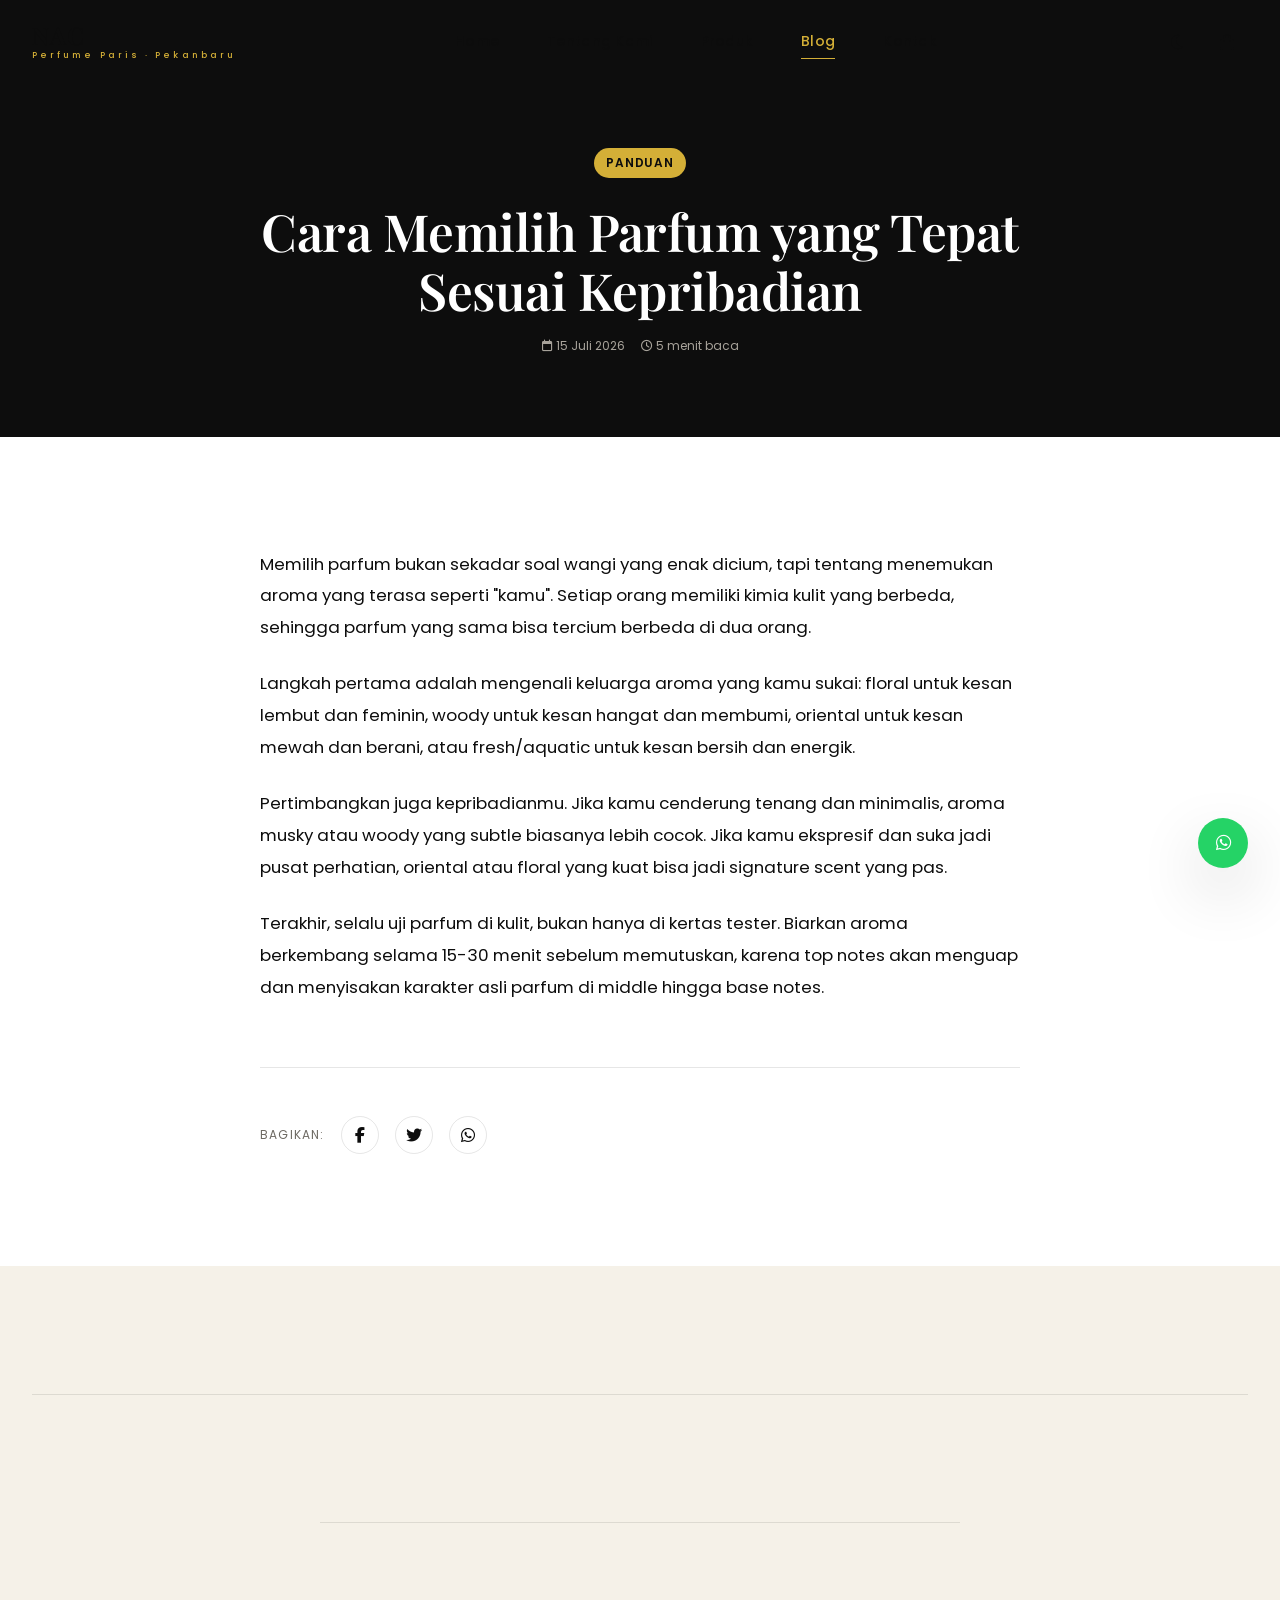
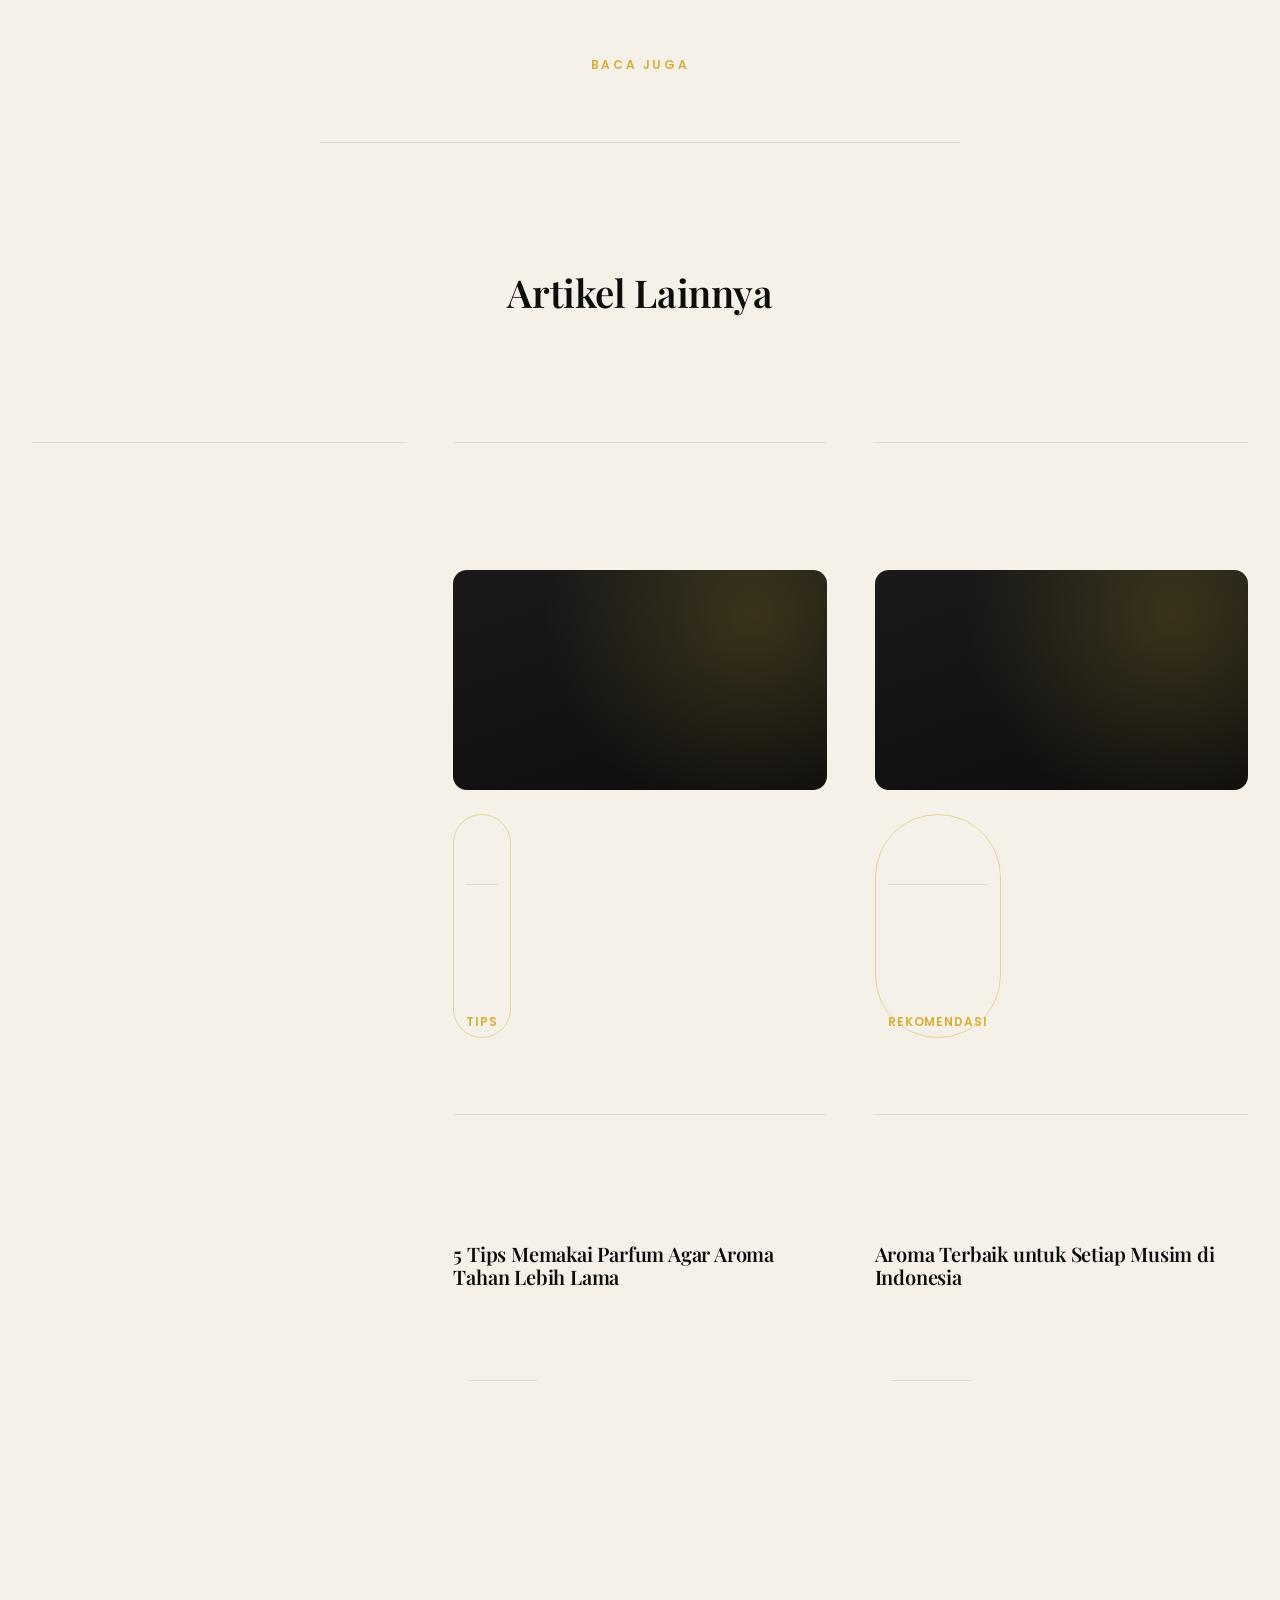
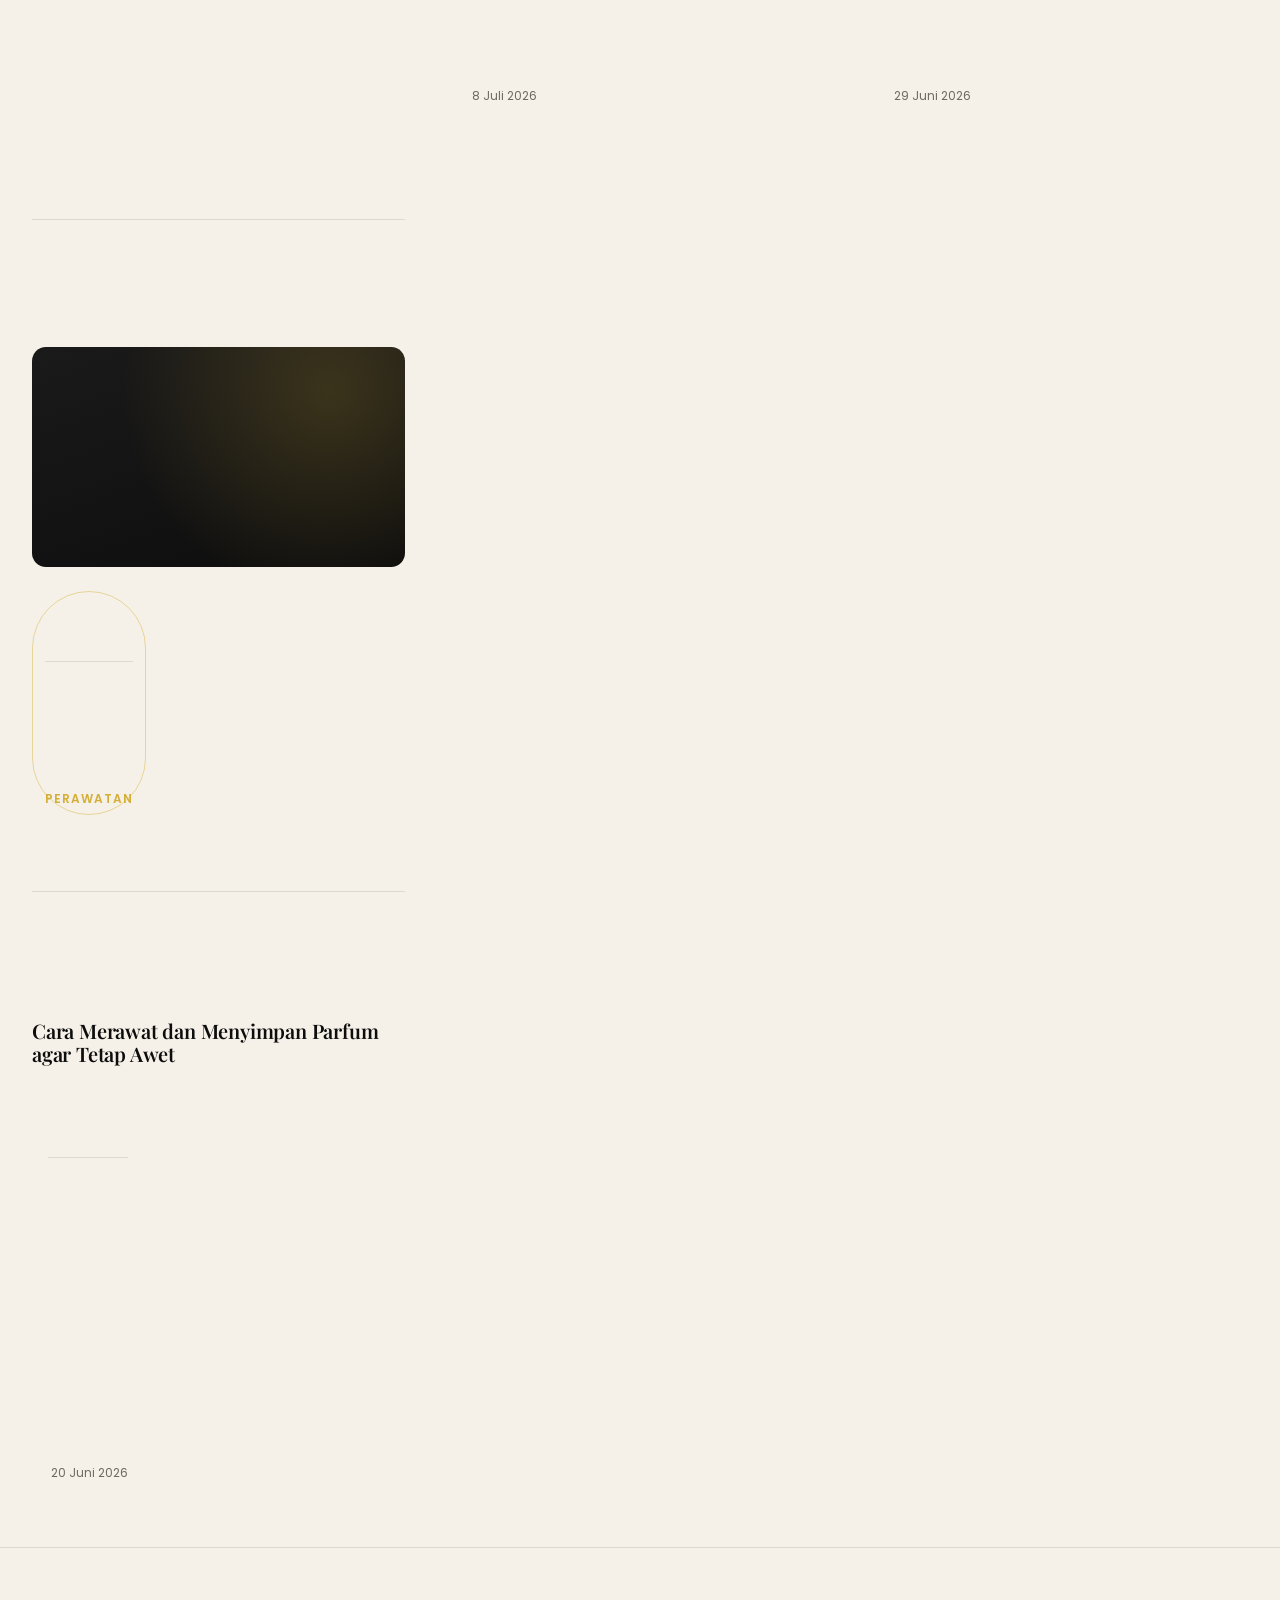
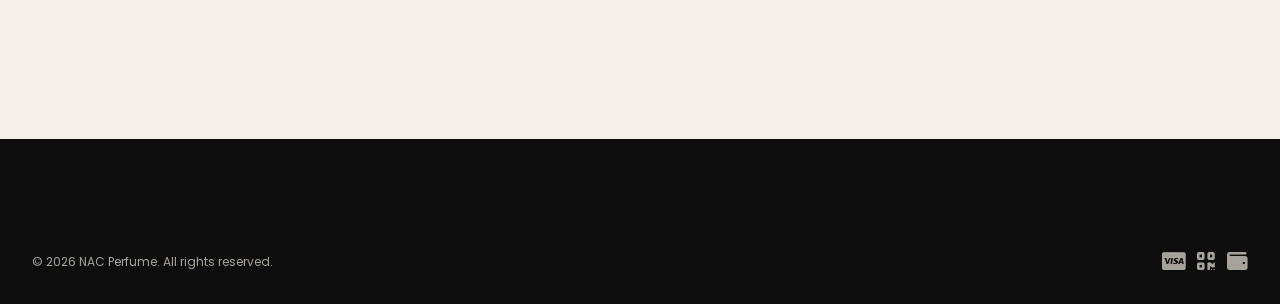
<file: blog-detail.html>
<!DOCTYPE html>
<html lang="id">
<head>
<meta charset="UTF-8">
<meta name="viewport" content="width=device-width, initial-scale=1.0">
<title id="pageTitle">Artikel — NAC Perfume</title>
<meta name="description" id="pageDesc" content="Artikel blog NAC Perfume.">
<link rel="preconnect" href="https://fonts.googleapis.com">
<link rel="preconnect" href="https://fonts.gstatic.com" crossorigin>
<link href="https://fonts.googleapis.com/css2?family=Playfair+Display:ital,wght@0,500;0,600;0,700;0,800;1,500;1,600&family=Poppins:wght@300;400;500;600;700&display=swap" rel="stylesheet">
<link rel="stylesheet" href="https://cdnjs.cloudflare.com/ajax/libs/font-awesome/6.5.2/css/all.min.css">
<link rel="stylesheet" href="css/main.css">
<link rel="stylesheet" href="css/pages.css">
</head>
<body>
<div id="loading-screen"><div class="loader-mark">NAC</div><div class="loader-sub">Maison de Parfum</div></div>

<header class="navbar">
  <div class="navbar-inner">
    <a href="index.html" class="nav-brand">NAC<small>Perfume Paris · Pekanbaru</small></a>
    <nav class="nav-links">
      <a href="index.html">Home</a><a href="about.html">Tentang Kami</a><a href="products.html">Produk</a>
      <a href="blog.html" class="active">Blog</a><a href="contact.html">Kontak</a>
    </nav>
    <div class="nav-actions">
      <button class="icon-btn theme-toggle" aria-label="Ganti tema"><i class="fa-solid fa-moon"></i></button>
      <a href="cart.html" class="icon-btn" aria-label="Keranjang"><i class="fa-solid fa-bag-shopping"></i><span class="badge cart-badge">0</span></a>
      <button class="nav-toggle" aria-label="Menu"><i class="fa-solid fa-bars"></i></button>
    </div>
  </div>
</header>
<div class="mobile-drawer">
  <div class="mobile-drawer-top"><span class="nav-brand">NAC</span><button class="mobile-drawer-close"><i class="fa-solid fa-xmark"></i></button></div>
  <nav><a href="index.html">Home</a><a href="products.html">Produk</a><a href="blog.html">Blog</a><a href="contact.html">Kontak</a></nav>
</div>

<main>
  <section class="blog-detail-hero">
    <div class="container">
      <span class="tag tag-gold" id="articleTag"></span>
      <h1 id="articleTitle" style="max-width:760px; margin:0 auto;"></h1>
      <div class="blog-meta" style="justify-content:center; color:var(--fumee-dark);" id="articleMeta"></div>
    </div>
  </section>

  <section class="section">
    <div class="container">
      <div class="blog-body" id="articleBody"></div>
      <div class="blog-body">
        <div class="blog-share">
          <span style="font-size:var(--fs-xs); text-transform:uppercase; letter-spacing:.1em; color:var(--text-muted);">Bagikan:</span>
          <a href="#" aria-label="Bagikan ke Facebook"><i class="fa-brands fa-facebook-f"></i></a>
          <a href="#" aria-label="Bagikan ke Twitter"><i class="fa-brands fa-twitter"></i></a>
          <a href="https://wa.me/?text=" id="shareWa" aria-label="Bagikan ke WhatsApp"><i class="fa-brands fa-whatsapp"></i></a>
        </div>
      </div>
    </div>
  </section>

  <section class="section-sm section-alt">
    <div class="container">
      <div class="section-head center"><span class="eyebrow center">Baca Juga</span><h2>Artikel Lainnya</h2></div>
      <div class="blog-grid" id="relatedArticles"></div>
    </div>
  </section>
</main>

<footer class="site-footer">
  <div class="container">
    <div class="footer-bottom" style="border-top:none; padding-top:0;">
      <span>&copy; <span class="current-year"></span> NAC Perfume. All rights reserved.</span>
      <div class="payment-icons"><i class="fa-brands fa-cc-visa"></i><i class="fa-solid fa-qrcode"></i><i class="fa-solid fa-wallet"></i></div>
    </div>
  </div>
</footer>

<div class="float-stack">
  <button class="float-btn top" aria-label="Kembali ke atas"><i class="fa-solid fa-arrow-up"></i></button>
  <a href="https://wa.me/6281234567890" target="_blank" rel="noopener" class="float-btn wa" aria-label="WhatsApp"><i class="fa-brands fa-whatsapp"></i></a>
</div>

<script src="js/data.js"></script>
<script src="js/main.js"></script>
<script>
  function loadArticle() {
    const slug = new URLSearchParams(location.search).get('slug');
    const a = NAC_DATA.getArticle(slug) || NAC_DATA.articles[0];
    document.getElementById('pageTitle').textContent = a.title + ' — NAC Perfume';
    document.getElementById('pageDesc').setAttribute('content', a.excerpt);
    document.getElementById('articleTag').textContent = a.category;
    document.getElementById('articleTitle').textContent = a.title;
    document.getElementById('articleMeta').innerHTML = `<span><i class="fa-regular fa-calendar"></i> ${a.date}</span><span><i class="fa-regular fa-clock"></i> ${a.readTime} baca</span>`;
    document.getElementById('articleBody').innerHTML = a.content.map(p => `<p>${p}</p>`).join('');
    document.getElementById('shareWa').href = `https://wa.me/?text=${encodeURIComponent(a.title + ' - NAC Perfume')}`;

    const related = NAC_DATA.articles.filter(x => x.id !== a.id).slice(0, 3);
    document.getElementById('relatedArticles').innerHTML = related.map(r => `
      <a href="blog-detail.html?slug=${r.slug}" class="blog-card">
        <div class="blog-card-media"><i class="fa-solid ${r.icon}"></i></div>
        <span class="tag tag-outline">${r.category}</span>
        <h3>${r.title}</h3>
        <div class="blog-meta"><span><i class="fa-regular fa-calendar"></i> ${r.date}</span></div>
      </a>`).join('');
  }
  document.addEventListener('DOMContentLoaded', loadArticle);
</script>
</body>
</html>
</file>
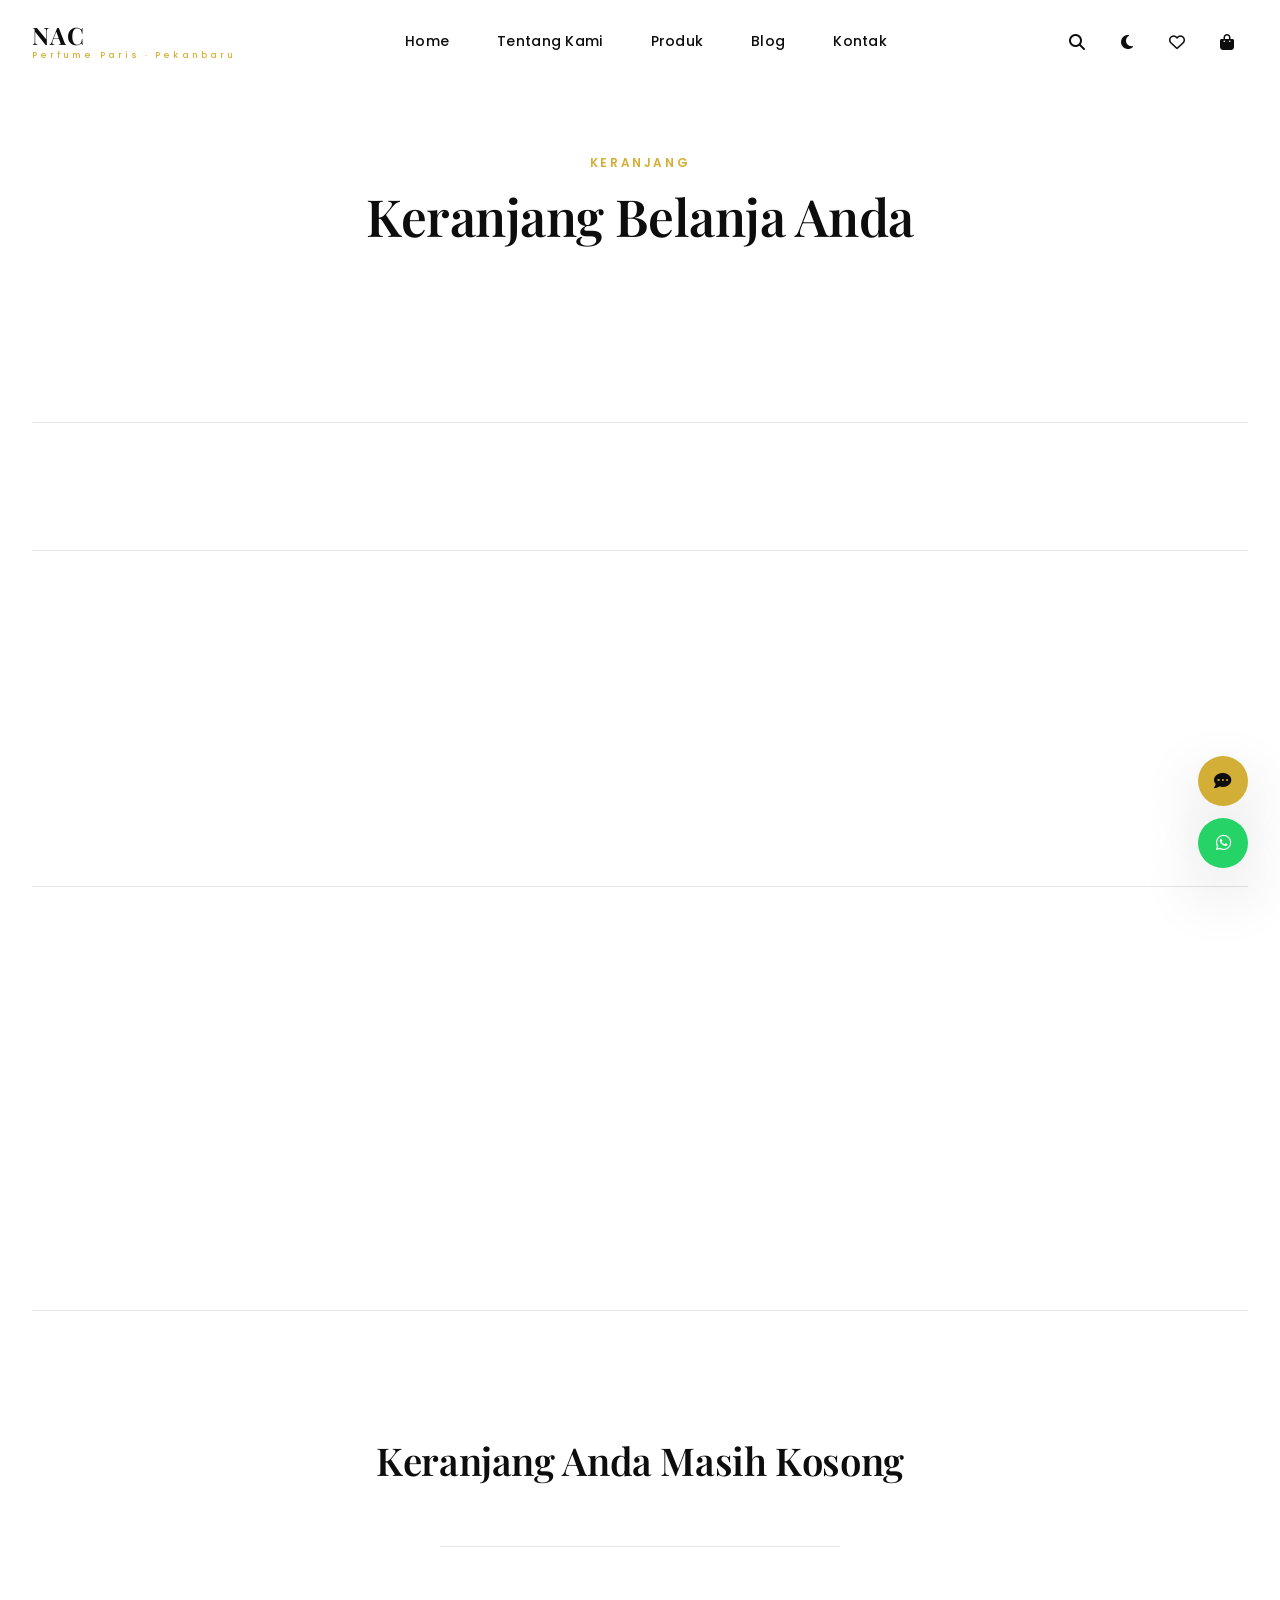
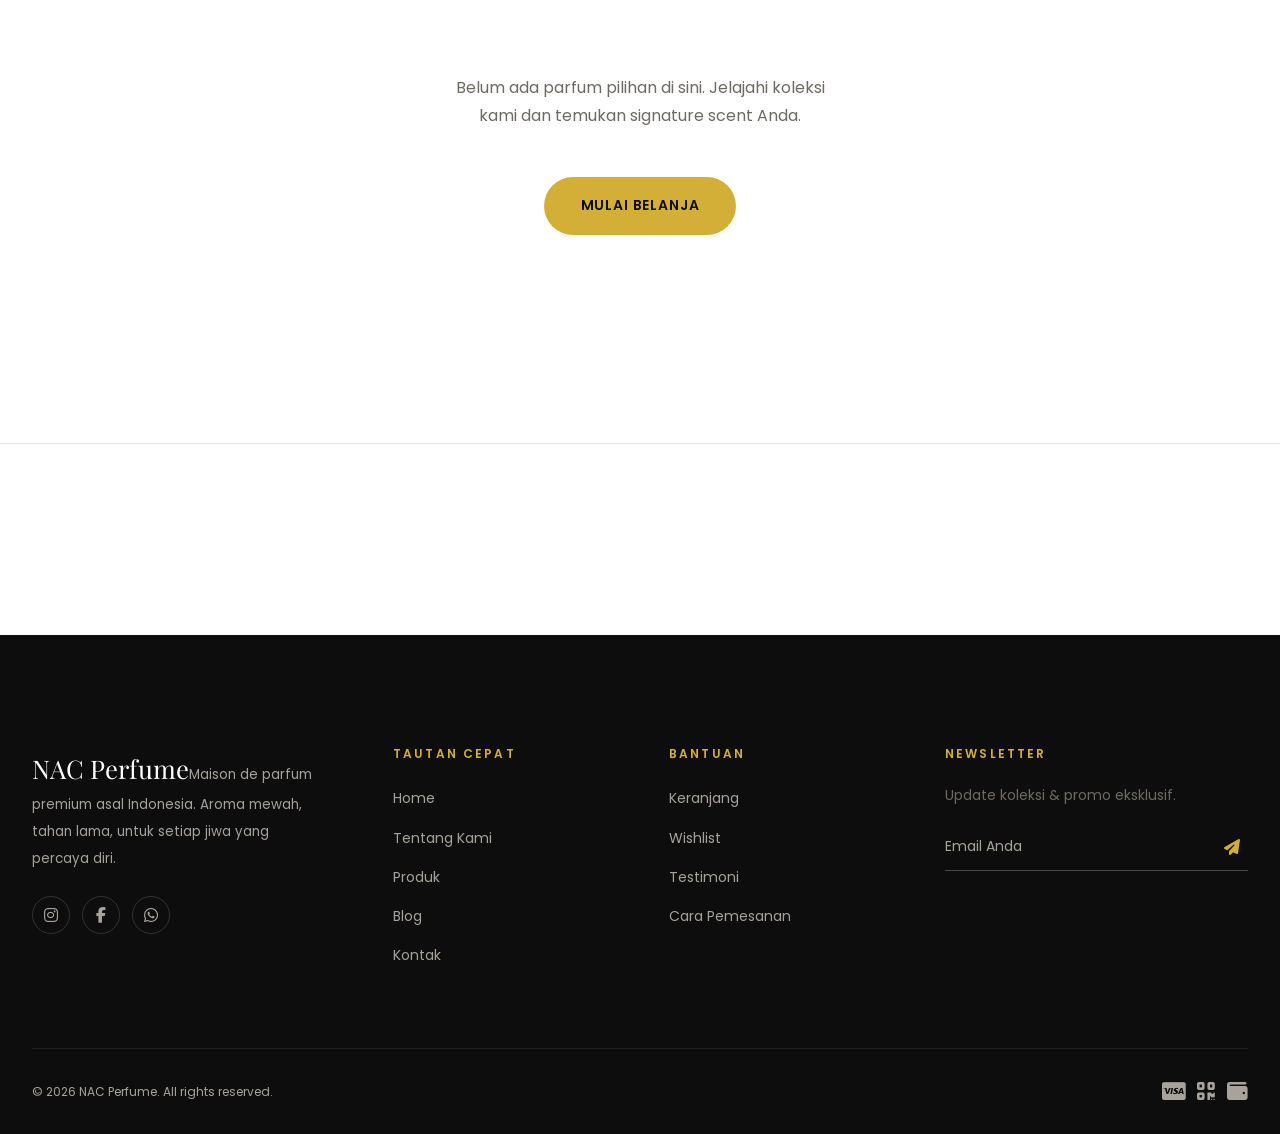
<file: cart.html>
<!DOCTYPE html>
<html lang="id">
<head>
<meta charset="UTF-8">
<meta name="viewport" content="width=device-width, initial-scale=1.0">
<title>Keranjang Belanja — NAC Perfume</title>
<meta name="description" content="Keranjang belanja NAC Perfume — kelola produk, gunakan voucher diskon, dan cek estimasi ongkir.">
<link rel="preconnect" href="https://fonts.googleapis.com">
<link rel="preconnect" href="https://fonts.gstatic.com" crossorigin>
<link href="https://fonts.googleapis.com/css2?family=Playfair+Display:ital,wght@0,500;0,600;0,700;0,800;1,500;1,600&family=Poppins:wght@300;400;500;600;700&display=swap" rel="stylesheet">
<link rel="stylesheet" href="https://cdnjs.cloudflare.com/ajax/libs/font-awesome/6.5.2/css/all.min.css">
<link rel="stylesheet" href="css/main.css">
<link rel="stylesheet" href="css/pages.css">
</head>
<body>

<div id="loading-screen"><div class="loader-mark">NAC</div><div class="loader-sub">Maison de Parfum</div></div>

<header class="navbar">
  <div class="navbar-inner">
    <a href="index.html" class="nav-brand">NAC<small>Perfume Paris · Pekanbaru
      
    </small></a>
    <nav class="nav-links">
      <a href="index.html">Home</a><a href="about.html">Tentang Kami</a><a href="products.html">Produk</a>
      <a href="blog.html">Blog</a><a href="contact.html">Kontak</a>
    </nav>
    <div class="nav-actions">
      <button class="icon-btn search-trigger" aria-label="Cari produk"><i class="fa-solid fa-magnifying-glass"></i></button>
      <button class="icon-btn theme-toggle" aria-label="Ganti tema"><i class="fa-solid fa-moon"></i></button>
      <a href="wishlist.html" class="icon-btn" aria-label="Wishlist"><i class="fa-regular fa-heart"></i><span class="badge wishlist-badge">0</span></a>
      <a href="cart.html" class="icon-btn" aria-label="Keranjang"><i class="fa-solid fa-bag-shopping"></i><span class="badge cart-badge">0</span></a>
      <button class="nav-toggle" aria-label="Menu"><i class="fa-solid fa-bars"></i></button>
    </div>
  </div>
</header>

<div class="mobile-drawer">
  <div class="mobile-drawer-top"><span class="nav-brand">NAC</span><button class="mobile-drawer-close"><i class="fa-solid fa-xmark"></i></button></div>
  <nav><a href="index.html">Home</a><a href="about.html">Tentang Kami</a><a href="products.html">Produk</a>
    <a href="wishlist.html">Wishlist</a><a href="testimonials.html">Testimoni</a><a href="blog.html">Blog</a><a href="contact.html">Kontak</a></nav>
  <div class="mobile-drawer-foot"><a href="https://instagram.com" target="_blank" rel="noopener"><i class="fa-brands fa-instagram"></i></a><a href="https://facebook.com" target="_blank" rel="noopener"><i class="fa-brands fa-facebook"></i></a><a href="https://wa.me/6281234567890" target="_blank" rel="noopener"><i class="fa-brands fa-whatsapp"></i></a></div>
</div>
<div class="search-overlay"><button class="search-close"><i class="fa-solid fa-xmark"></i></button><div class="search-box"><form onsubmit="return false;"><i class="fa-solid fa-magnifying-glass"></i><input type="text" placeholder="Cari nama parfum, kategori..."></form><div class="search-results"></div></div></div>

<main>
  <section class="page-header">
    <div class="container">
      <span class="eyebrow center">Keranjang</span>
      <h1 style="margin-top:var(--sp-3);">Keranjang Belanja Anda</h1>
    </div>
  </section>

  <section class="section-sm">
    <div class="container">
      <div id="cartContent">
        <!-- diisi oleh cart.js -->
      </div>
    </div>
  </section>
</main>

<footer class="site-footer">
  <div class="container">
    <div class="footer-top">
      <div><a href="index.html" class="footer-brand">NAC Perfume</a><small>Maison de parfum premium asal Indonesia. Aroma mewah, tahan lama, untuk setiap jiwa yang percaya diri.</small>
        <div class="footer-social"><a href="https://instagram.com" target="_blank" rel="noopener"><i class="fa-brands fa-instagram"></i></a><a href="https://facebook.com" target="_blank" rel="noopener"><i class="fa-brands fa-facebook-f"></i></a><a href="https://wa.me/6281234567890" target="_blank" rel="noopener"><i class="fa-brands fa-whatsapp"></i></a></div></div>
      <div class="footer-col"><h4>Tautan Cepat</h4><ul><li><a href="index.html">Home</a></li><li><a href="about.html">Tentang Kami</a></li><li><a href="products.html">Produk</a></li><li><a href="blog.html">Blog</a></li><li><a href="contact.html">Kontak</a></li></ul></div>
      <div class="footer-col"><h4>Bantuan</h4><ul><li><a href="cart.html">Keranjang</a></li><li><a href="wishlist.html">Wishlist</a></li><li><a href="testimonials.html">Testimoni</a></li><li><a href="contact.html">Cara Pemesanan</a></li></ul></div>
      <div class="footer-col"><h4>Newsletter</h4><p style="font-size:var(--fs-sm);">Update koleksi & promo eksklusif.</p><form class="newsletter-form"><input type="email" placeholder="Email Anda" required><button type="submit"><i class="fa-solid fa-paper-plane"></i></button></form></div>
    </div>
    <div class="footer-bottom"><span>&copy; <span class="current-year"></span> NAC Perfume. All rights reserved.</span><div class="payment-icons"><i class="fa-brands fa-cc-visa"></i><i class="fa-solid fa-qrcode"></i><i class="fa-solid fa-wallet"></i></div></div>
  </div>
</footer>

<div class="float-stack">
  <button class="float-btn top" aria-label="Kembali ke atas"><i class="fa-solid fa-arrow-up"></i></button>
  <button class="float-btn chat" aria-label="Live Chat"><i class="fa-solid fa-comment-dots"></i></button>
  <a href="https://wa.me/6281234567890" target="_blank" rel="noopener" class="float-btn wa" aria-label="WhatsApp"><i class="fa-brands fa-whatsapp"></i></a>
</div>
<div class="chat-panel">
  <div class="chat-head"><span class="dot"></span><div><strong>NAC Assistant</strong><span>Biasanya membalas dalam 5 menit</span></div><button aria-label="Tutup chat"><i class="fa-solid fa-xmark"></i></button></div>
  <div class="chat-body"><div class="chat-msg bot">Halo! 👋 Ada kendala dengan keranjang belanja Anda?</div></div>
  <form class="chat-foot" onsubmit="return false;"><input type="text" placeholder="Tulis pesan..."><button type="submit"><i class="fa-solid fa-paper-plane"></i></button></form>
</div>

<script src="js/data.js"></script>
<script src="js/main.js"></script>
<script src="js/cart.js"></script>
</body>
</html>
</file>
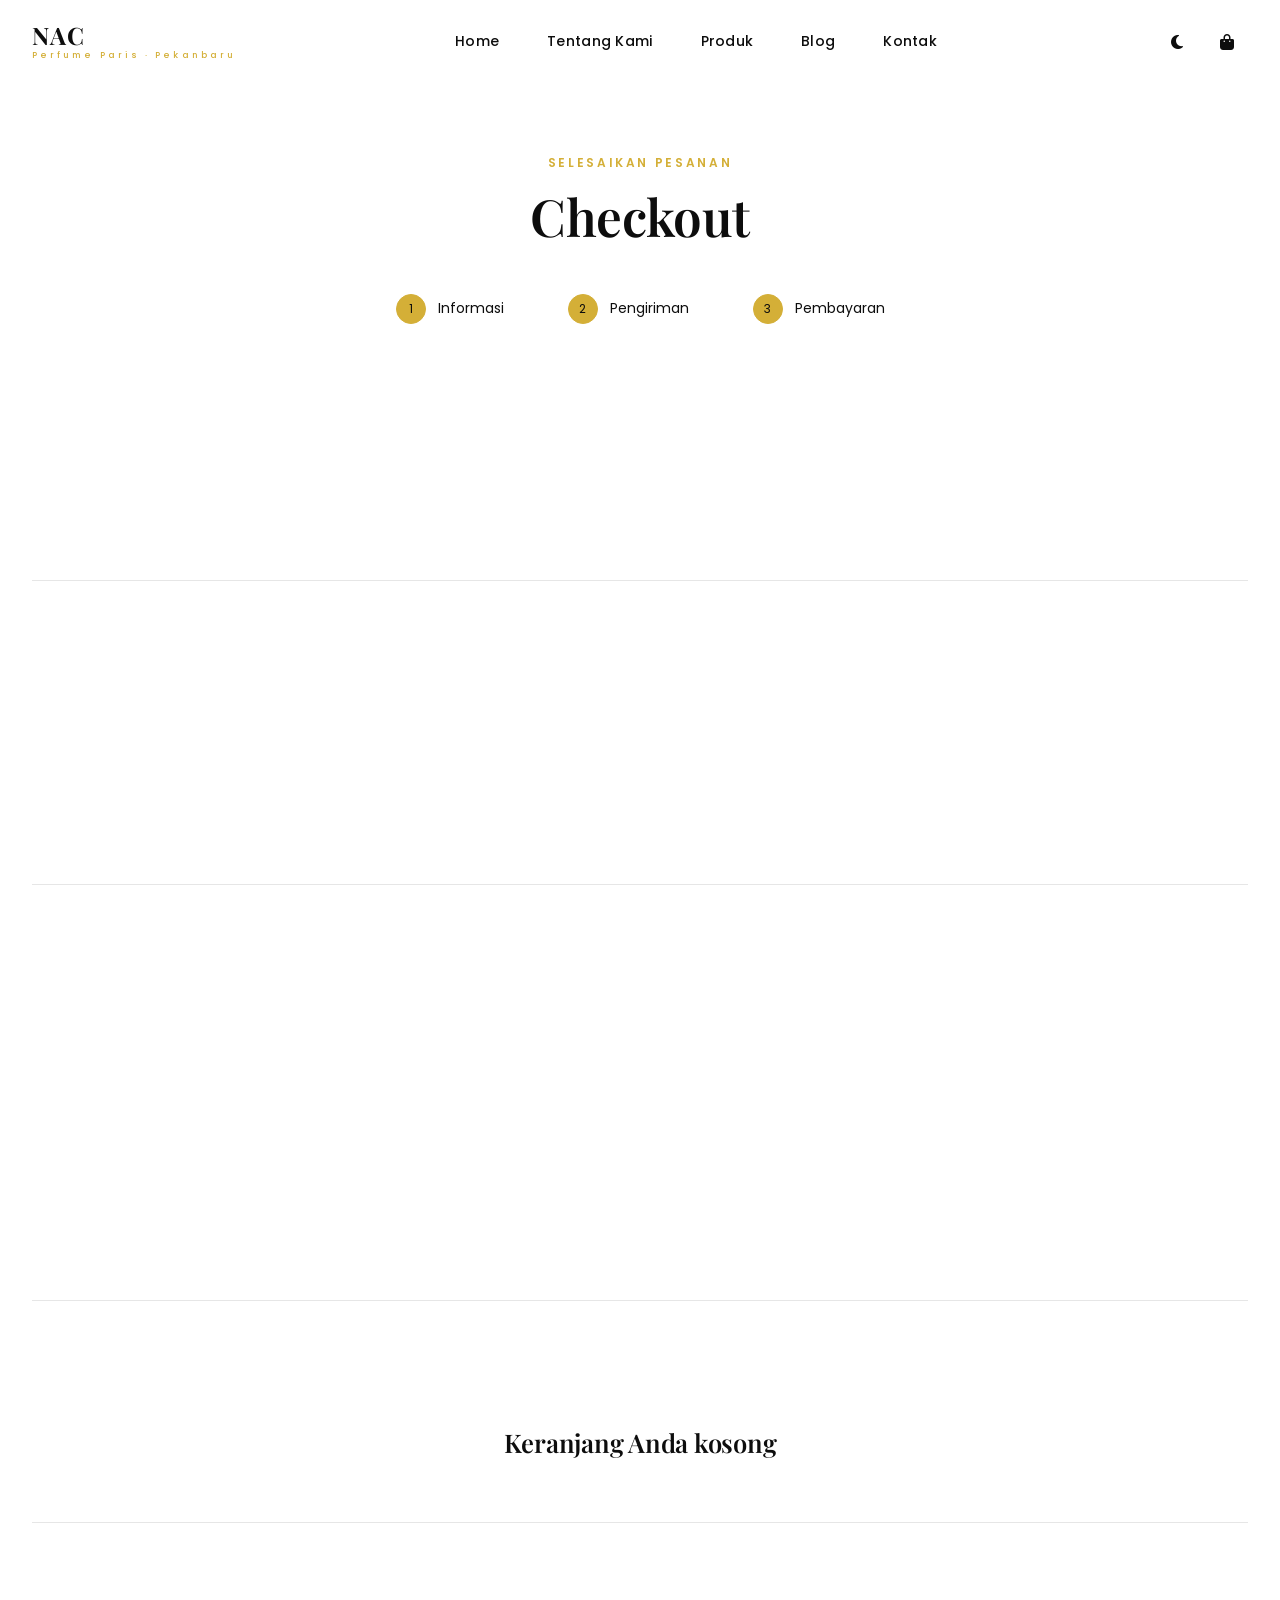
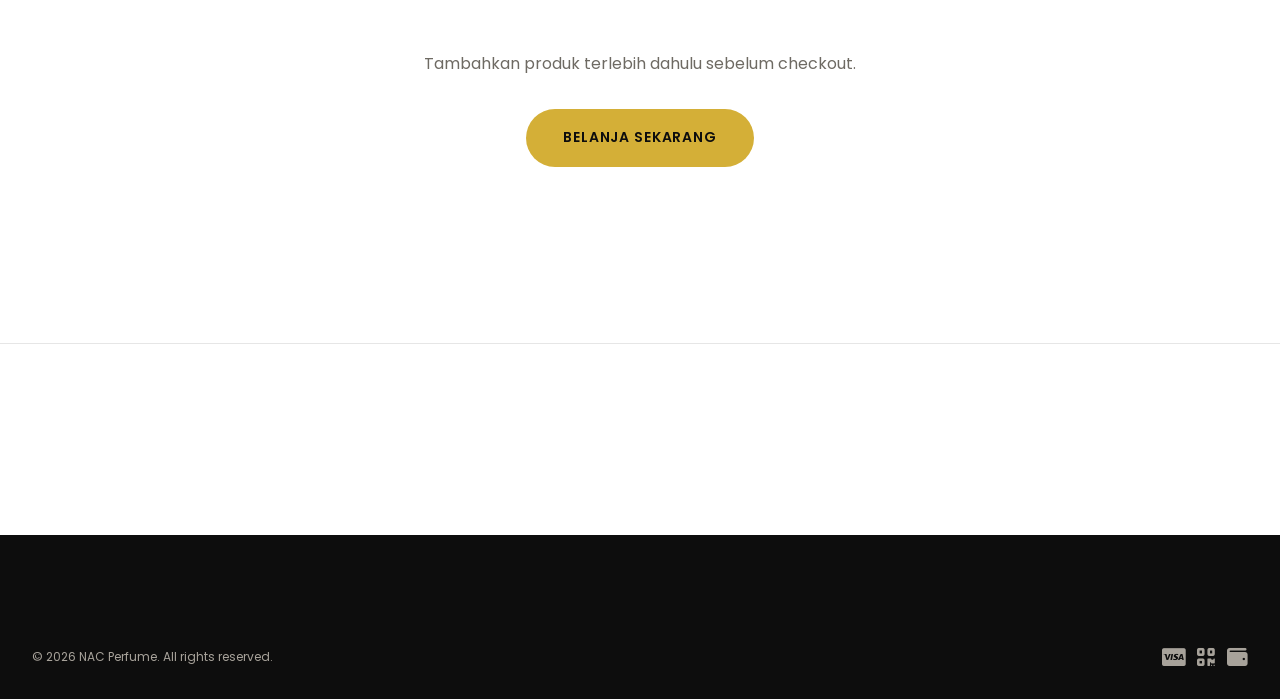
<file: checkout.html>
<!DOCTYPE html>
<html lang="id">
<head>
<meta charset="UTF-8">
<meta name="viewport" content="width=device-width, initial-scale=1.0">
<title>Checkout — NAC Perfume</title>
<meta name="description" content="Selesaikan pesanan parfum premium Anda di NAC Perfume dengan berbagai pilihan pembayaran.">
<link rel="preconnect" href="https://fonts.googleapis.com">
<link rel="preconnect" href="https://fonts.gstatic.com" crossorigin>
<link href="https://fonts.googleapis.com/css2?family=Playfair+Display:ital,wght@0,500;0,600;0,700;0,800;1,500;1,600&family=Poppins:wght@300;400;500;600;700&display=swap" rel="stylesheet">
<link rel="stylesheet" href="https://cdnjs.cloudflare.com/ajax/libs/font-awesome/6.5.2/css/all.min.css">
<link rel="stylesheet" href="css/main.css">
<link rel="stylesheet" href="css/pages.css">
</head>
<body>

<div id="loading-screen"><div class="loader-mark">NAC</div><div class="loader-sub">Maison de Parfum</div></div>

<header class="navbar">
  <div class="navbar-inner">
    <a href="index.html" class="nav-brand">NAC<small>Perfume Paris · Pekanbaru</small></a>
    <nav class="nav-links">
      <a href="index.html">Home</a><a href="about.html">Tentang Kami</a><a href="products.html">Produk</a>
      <a href="blog.html">Blog</a><a href="contact.html">Kontak</a>
    </nav>
    <div class="nav-actions">
      <button class="icon-btn theme-toggle" aria-label="Ganti tema"><i class="fa-solid fa-moon"></i></button>
      <a href="cart.html" class="icon-btn" aria-label="Keranjang"><i class="fa-solid fa-bag-shopping"></i><span class="badge cart-badge">0</span></a>
      <button class="nav-toggle" aria-label="Menu"><i class="fa-solid fa-bars"></i></button>
    </div>
  </div>
</header>
<div class="mobile-drawer">
  <div class="mobile-drawer-top"><span class="nav-brand">NAC</span><button class="mobile-drawer-close"><i class="fa-solid fa-xmark"></i></button></div>
  <nav><a href="index.html">Home</a><a href="products.html">Produk</a><a href="cart.html">Keranjang</a><a href="contact.html">Kontak</a></nav>
</div>

<main>
  <section class="page-header">
    <div class="container">
      <span class="eyebrow center">Selesaikan Pesanan</span>
      <h1 style="margin-top:var(--sp-3);">Checkout</h1>
      <div class="checkout-steps mt-8">
        <div class="active"><span class="num">1</span><span class="label">Informasi</span></div>
        <div class="active"><span class="num">2</span><span class="label">Pengiriman</span></div>
        <div class="active"><span class="num">3</span><span class="label">Pembayaran</span></div>
      </div>
    </div>
  </section>

  <section class="section-sm">
    <div class="container">
      <div id="checkoutEmptyNotice" class="empty-state hidden">
        <i class="fa-solid fa-bag-shopping"></i><h3>Keranjang Anda kosong</h3>
        <p>Tambahkan produk terlebih dahulu sebelum checkout.</p>
        <a href="products.html" class="btn btn-gold mt-6">Belanja Sekarang</a>
      </div>

      <form id="checkoutForm" class="checkout-layout">
        <div id="checkoutFormBody">
          <div class="checkout-block">
            <h3><span class="num">1</span> Informasi Penerima</h3>
            <div class="field-row">
              <div class="field"><label>Nama Lengkap</label><input type="text" id="fName" required placeholder="Nama penerima"></div>
              <div class="field"><label>Nomor HP</label><input type="tel" id="fPhone" required placeholder="08xxxxxxxxxx" pattern="[0-9+ ]{9,15}"></div>
            </div>
            <div class="field"><label>Alamat Lengkap</label><textarea id="fAddress" required placeholder="Nama jalan, nomor rumah, RT/RW, kelurahan, kecamatan"></textarea></div>
            <div class="field-row">
              <div class="field"><label>Kota</label><input type="text" id="fCity" required placeholder="Contoh: Pekanbaru Selatan"></div>
              <div class="field"><label>Provinsi</label><input type="text" id="fProvince" required placeholder="Contoh: DKI Pekanbaru"></div>
            </div>
            <div class="field" style="max-width:220px;"><label>Kode Pos</label><input type="text" id="fPostal" required placeholder="12345" pattern="[0-9]{5}"></div>
          </div>

          <div class="checkout-block">
            <h3><span class="num">2</span> Pilih Kurir</h3>
            <label class="courier-opt active"><input type="radio" name="courier" value="jne" data-cost="15000" checked><div><strong>JNE Reguler</strong><span>Estimasi 2-3 hari</span></div><strong>Rp 15.000</strong></label>
            <label class="courier-opt"><input type="radio" name="courier" value="jnt" data-cost="14000"><div><strong>J&amp;T Express</strong><span>Estimasi 2-4 hari</span></div><strong>Rp 14.000</strong></label>
            <label class="courier-opt"><input type="radio" name="courier" value="sicepat" data-cost="16000"><div><strong>SiCepat</strong><span>Estimasi 1-2 hari</span></div><strong>Rp 16.000</strong></label>
            <label class="courier-opt"><input type="radio" name="courier" value="anteraja" data-cost="20000"><div><strong>AnterAja Same Day</strong><span>Estimasi hari ini (Jabodetabek)</span></div><strong>Rp 20.000</strong></label>
          </div>

          <div class="checkout-block">
            <h3><span class="num">3</span> Metode Pembayaran</h3>
            <div class="pay-methods">
              <label class="pay-opt active"><input type="radio" name="payment" value="qris" checked><i class="fa-solid fa-qrcode"></i><span>QRIS</span></label>
              <label class="pay-opt"><input type="radio" name="payment" value="bank"><i class="fa-solid fa-building-columns"></i><span>Transfer Bank</span></label>
              <label class="pay-opt"><input type="radio" name="payment" value="dana"><i class="fa-solid fa-wallet"></i><span>DANA</span></label>
              <label class="pay-opt"><input type="radio" name="payment" value="ovo"><i class="fa-solid fa-wallet"></i><span>OVO</span></label>
              <label class="pay-opt"><input type="radio" name="payment" value="gopay"><i class="fa-solid fa-wallet"></i><span>GoPay</span></label>
              <label class="pay-opt"><input type="radio" name="payment" value="shopeepay"><i class="fa-solid fa-wallet"></i><span>ShopeePay</span></label>
            </div>

            <div class="qris-box show" id="qrisBox">
              <svg viewBox="0 0 100 100" width="150" height="150"><rect width="100" height="100" fill="#fff"/><g fill="#0D0D0D"><rect x="6" y="6" width="22" height="22"/><rect x="72" y="6" width="22" height="22"/><rect x="6" y="72" width="22" height="22"/><rect x="12" y="12" width="10" height="10" fill="#fff"/><rect x="78" y="12" width="10" height="10" fill="#fff"/><rect x="12" y="78" width="10" height="10" fill="#fff"/><rect x="36" y="6" width="6" height="6"/><rect x="48" y="6" width="6" height="6"/><rect x="36" y="18" width="6" height="6"/><rect x="60" y="18" width="6" height="6"/><rect x="36" y="36" width="6" height="6"/><rect x="48" y="36" width="6" height="6"/><rect x="60" y="36" width="6" height="6"/><rect x="72" y="36" width="6" height="6"/><rect x="84" y="36" width="6" height="6"/><rect x="36" y="48" width="6" height="6"/><rect x="60" y="48" width="6" height="6"/><rect x="84" y="48" width="6" height="6"/><rect x="36" y="60" width="6" height="6"/><rect x="48" y="60" width="6" height="6"/><rect x="72" y="60" width="6" height="6"/><rect x="36" y="84" width="6" height="6"/><rect x="48" y="84" width="6" height="6"/><rect x="60" y="72" width="6" height="6"/><rect x="72" y="84" width="6" height="6"/><rect x="84" y="72" width="6" height="6"/></g></svg>
              <p style="font-size:var(--fs-sm);">Scan kode QRIS di atas menggunakan aplikasi e-wallet atau m-banking favorit Anda.</p>
            </div>
            <div class="bank-box" id="bankBox">
              <p style="font-size:var(--fs-sm); margin-bottom:var(--sp-3);">Transfer ke salah satu rekening berikut, lalu konfirmasi via WhatsApp:</p>
              <p style="font-weight:600;">BCA — 123 456 7890 a.n. PT NAC Parfum Indonesia</p>
              <p style="font-weight:600; margin-top:6px;">Mandiri — 098 765 4321 a.n. PT NAC Parfum Indonesia</p>
            </div>
          </div>
        </div>

        <div class="summary-box">
          <h3 style="margin-bottom:var(--sp-5);">Ringkasan Pesanan</h3>
          <div id="orderReviewItems"></div>
          <div class="mt-4">
            <div class="summary-row"><span>Subtotal</span><strong id="sumSubtotal"></strong></div>
            <div class="summary-row"><span>Diskon</span><strong id="sumDiscount"></strong></div>
            <div class="summary-row"><span>Ongkos Kirim</span><strong id="sumShipping"></strong></div>
            <div class="summary-row total"><span>Total Bayar</span><strong id="sumTotal"></strong></div>
          </div>
          <button type="submit" class="btn btn-gold btn-block mt-6">Buat Pesanan <i class="fa-solid fa-lock"></i></button>
          <p style="font-size:var(--fs-xs); color:var(--text-muted); text-align:center; margin-top:var(--sp-4);"><i class="fa-solid fa-shield-halved"></i> Transaksi Anda dienkripsi &amp; aman</p>
        </div>
      </form>
    </div>
  </section>
</main>

<footer class="site-footer">
  <div class="container">
    <div class="footer-bottom" style="border-top:none; padding-top:0;">
      <span>&copy; <span class="current-year"></span> NAC Perfume. All rights reserved.</span>
      <div class="payment-icons"><i class="fa-brands fa-cc-visa"></i><i class="fa-solid fa-qrcode"></i><i class="fa-solid fa-wallet"></i></div>
    </div>
  </div>
</footer>

<!-- SUCCESS MODAL -->
<div class="success-modal" id="successModal">
  <div class="success-card">
    <div class="success-icon"><i class="fa-solid fa-check"></i></div>
    <h2>Pesanan Berhasil Dibuat!</h2>
    <p style="font-size:var(--fs-sm);">Terima kasih telah berbelanja di NAC Perfume. Kami akan segera memproses pesanan Anda.</p>
    <div class="order-num" id="orderNumber"></div>
    <a href="index.html" class="btn btn-gold btn-block">Kembali ke Beranda</a>
    <a href="contact.html" class="btn-ghost mt-4" style="justify-content:center; width:100%;">Hubungi Kami via WhatsApp</a>
  </div>
</div>

<script src="js/data.js"></script>
<script src="js/main.js"></script>
<script src="js/checkout.js"></script>
</body>
</html>
</file>
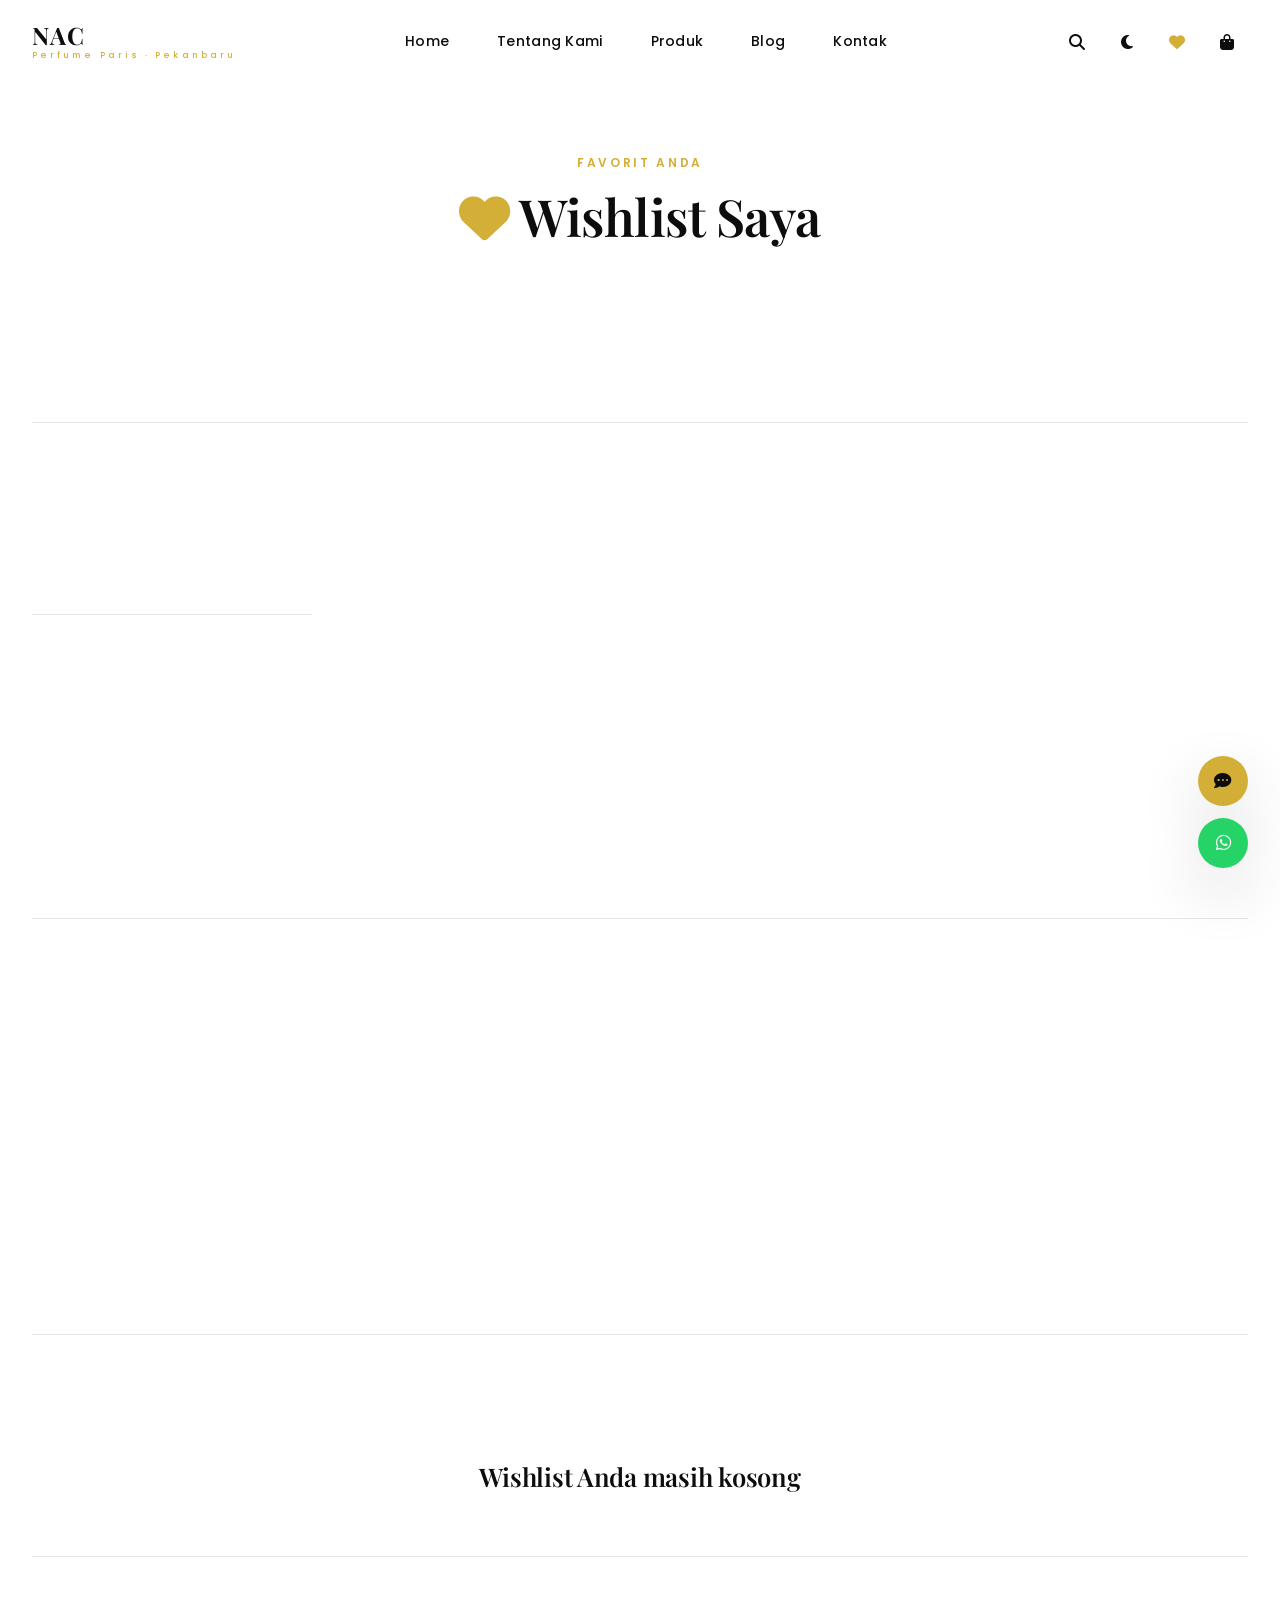
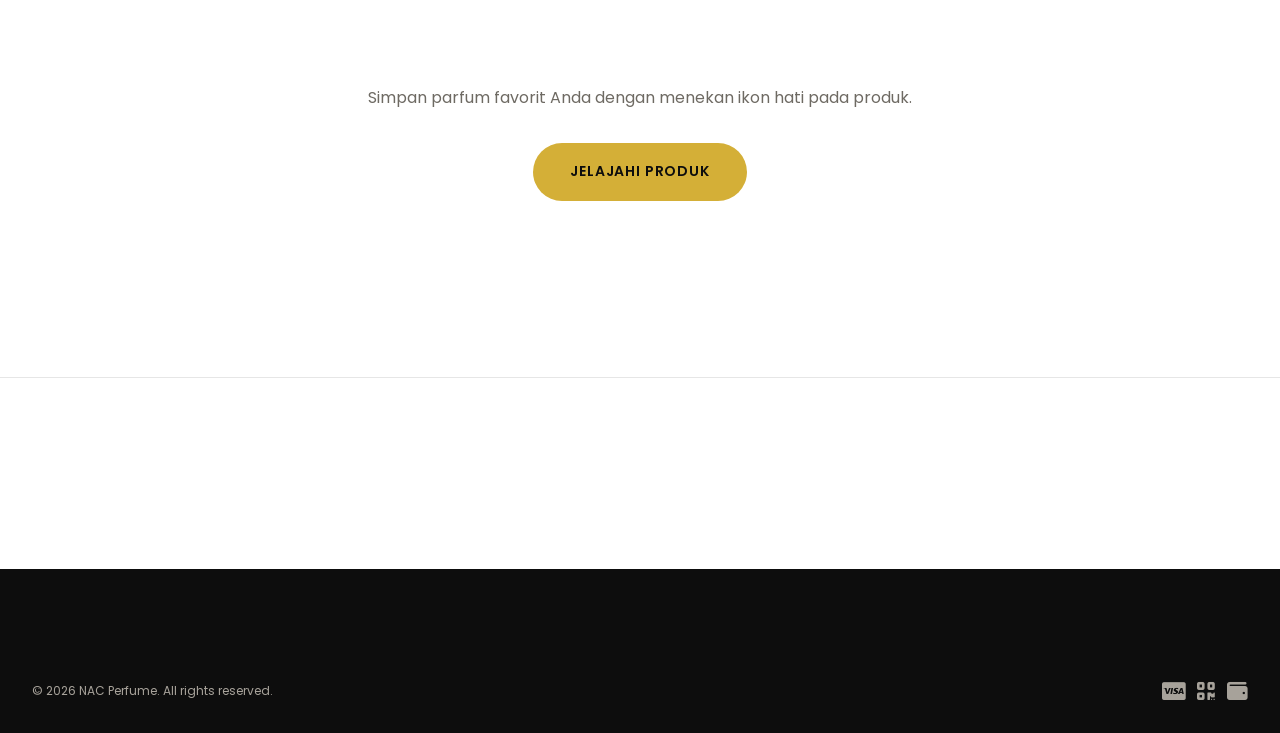
<file: wishlist.html>
<!DOCTYPE html>
<html lang="id">
<head>
<meta charset="UTF-8">
<meta name="viewport" content="width=device-width, initial-scale=1.0">
<title>Wishlist Saya — NAC Perfume</title>
<meta name="description" content="Daftar produk favorit Anda di NAC Perfume.">
<link rel="preconnect" href="https://fonts.googleapis.com">
<link rel="preconnect" href="https://fonts.gstatic.com" crossorigin>
<link href="https://fonts.googleapis.com/css2?family=Playfair+Display:ital,wght@0,500;0,600;0,700;0,800;1,500;1,600&family=Poppins:wght@300;400;500;600;700&display=swap" rel="stylesheet">
<link rel="stylesheet" href="https://cdnjs.cloudflare.com/ajax/libs/font-awesome/6.5.2/css/all.min.css">
<link rel="stylesheet" href="css/main.css">
<link rel="stylesheet" href="css/pages.css">
</head>
<body>
<div id="loading-screen"><div class="loader-mark">NAC</div><div class="loader-sub">Maison de Parfum</div></div>

<header class="navbar">
  <div class="navbar-inner">
    <a href="index.html" class="nav-brand">NAC<small>Perfume Paris · Pekanbaru</small></a>
    <nav class="nav-links">
      <a href="index.html">Home</a><a href="about.html">Tentang Kami</a><a href="products.html">Produk</a>
      <a href="blog.html">Blog</a><a href="contact.html">Kontak</a>
    </nav>
    <div class="nav-actions">
      <button class="icon-btn search-trigger" aria-label="Cari produk"><i class="fa-solid fa-magnifying-glass"></i></button>
      <button class="icon-btn theme-toggle" aria-label="Ganti tema"><i class="fa-solid fa-moon"></i></button>
      <a href="wishlist.html" class="icon-btn" aria-label="Wishlist"><i class="fa-solid fa-heart" style="color:var(--gold);"></i><span class="badge wishlist-badge">0</span></a>
      <a href="cart.html" class="icon-btn" aria-label="Keranjang"><i class="fa-solid fa-bag-shopping"></i><span class="badge cart-badge">0</span></a>
      <button class="nav-toggle" aria-label="Menu"><i class="fa-solid fa-bars"></i></button>
    </div>
  </div>
</header>
<div class="mobile-drawer">
  <div class="mobile-drawer-top"><span class="nav-brand">NAC</span><button class="mobile-drawer-close"><i class="fa-solid fa-xmark"></i></button></div>
  <nav><a href="index.html">Home</a><a href="about.html">Tentang Kami</a><a href="products.html">Produk</a><a href="wishlist.html" class="active">Wishlist</a><a href="blog.html">Blog</a><a href="contact.html">Kontak</a></nav>
</div>
<div class="search-overlay"><button class="search-close"><i class="fa-solid fa-xmark"></i></button><div class="search-box"><form onsubmit="return false;"><i class="fa-solid fa-magnifying-glass"></i><input type="text" placeholder="Cari nama parfum, kategori..."></form><div class="search-results"></div></div></div>

<main>
  <section class="page-header">
    <div class="container">
      <span class="eyebrow center">Favorit Anda</span>
      <h1 style="margin-top:var(--sp-3);"><i class="fa-solid fa-heart" style="color:var(--gold);"></i> Wishlist Saya</h1>
    </div>
  </section>
  <section class="section-sm">
    <div class="container">
      <div class="product-grid" id="wishlistGrid"></div>
      <div class="empty-state hidden" id="wishlistEmpty">
        <i class="fa-regular fa-heart"></i>
        <h3>Wishlist Anda masih kosong</h3>
        <p>Simpan parfum favorit Anda dengan menekan ikon hati pada produk.</p>
        <a href="products.html" class="btn btn-gold mt-6">Jelajahi Produk</a>
      </div>
    </div>
  </section>
</main>

<footer class="site-footer">
  <div class="container">
    <div class="footer-bottom" style="border-top:none; padding-top:0;">
      <span>&copy; <span class="current-year"></span> NAC Perfume. All rights reserved.</span>
      <div class="payment-icons"><i class="fa-brands fa-cc-visa"></i><i class="fa-solid fa-qrcode"></i><i class="fa-solid fa-wallet"></i></div>
    </div>
  </div>
</footer>

<div class="float-stack">
  <button class="float-btn top" aria-label="Kembali ke atas"><i class="fa-solid fa-arrow-up"></i></button>
  <button class="float-btn chat" aria-label="Live Chat"><i class="fa-solid fa-comment-dots"></i></button>
  <a href="https://wa.me/6281234567890" target="_blank" rel="noopener" class="float-btn wa" aria-label="WhatsApp"><i class="fa-brands fa-whatsapp"></i></a>
</div>
<div class="chat-panel">
  <div class="chat-head"><span class="dot"></span><div><strong>NAC Assistant</strong><span>Biasanya membalas dalam 5 menit</span></div><button aria-label="Tutup chat"><i class="fa-solid fa-xmark"></i></button></div>
  <div class="chat-body"><div class="chat-msg bot">Halo! 👋 Ada pertanyaan seputar produk favorit Anda?</div></div>
  <form class="chat-foot" onsubmit="return false;"><input type="text" placeholder="Tulis pesan..."><button type="submit"><i class="fa-solid fa-paper-plane"></i></button></form>
</div>

<script src="js/data.js"></script>
<script src="js/main.js"></script>
<script src="js/wishlist.js"></script>
</body>
</html>
</file>
<file: css/main.css>
/* =========================================================================
   NAC PERFUME — DESIGN SYSTEM
   "The Silhouette & Spotlight" — un flacon de lumière dorée sur le noir.
   Palette: Noir #0D0D0D · Or #D4AF37 · Blanc #FFFFFF · Anthracite #1A1A1A
   Display: Playfair Display · Body/UI: Poppins
   ========================================================================= */

/* -------------------------------------------------------------------------
   1. RESET
   ------------------------------------------------------------------------- */
*, *::before, *::after { box-sizing: border-box; margin: 0; padding: 0; }
html { scroll-behavior: smooth; }
@media (prefers-reduced-motion: reduce) {
  html { scroll-behavior: auto; }
  *, *::before, *::after { animation-duration: 0.01ms !important; animation-iteration-count: 1 !important; transition-duration: 0.01ms !important; scroll-behavior: auto !important; }
}
img, svg { display: block; max-width: 100%; }
a { text-decoration: none; color: inherit; }
button, input, select, textarea { font: inherit; color: inherit; border: none; background: none; }
button { cursor: pointer; }
ul, ol { list-style: none; }
input:focus-visible, button:focus-visible, a:focus-visible, textarea:focus-visible, select:focus-visible {
  outline: 2px solid var(--gold); outline-offset: 3px;
}

/* -------------------------------------------------------------------------
   2. DESIGN TOKENS
   ------------------------------------------------------------------------- */
:root{
  /* --- Brand palette (named) --- */
  --noir: #0D0D0D;            /* Ink — primary dark surface / text on light */
  --anthracite: #1A1A1A;      /* Secondary dark surface */
  --blanc: #FFFFFF;           /* Primary light surface */
  --ivoire: #F5F1E8;          /* Warm alternate section tint, used sparingly */
  --gold: #D4AF37;            /* Signature accent */
  --gold-light: #E8CD6E;
  --gold-dark: #A8862A;
  --fumee: #6E6A63;           /* Muted secondary text on light */
  --fumee-dark: #A7A29A;      /* Muted secondary text on dark */

  /* --- Semantic surface / text (light mode default) --- */
  --bg: var(--blanc);
  --bg-alt: var(--ivoire);
  --bg-inverse: var(--noir);
  --surface: var(--blanc);
  --surface-raised: #FCFBF8;
  --text: var(--noir);
  --text-muted: var(--fumee);
  --text-inverse: var(--blanc);
  --text-inverse-muted: var(--fumee-dark);
  --border: rgba(13,13,13,0.10);
  --border-gold: rgba(212,175,55,0.45);
  --overlay: rgba(13,13,13,0.55);

  /* --- Typography --- */
  --font-display: 'Playfair Display', 'Georgia', serif;
  --font-body: 'Poppins', 'Helvetica Neue', Arial, sans-serif;

  --fs-hero: clamp(2.6rem, 6vw, 5.5rem);
  --fs-h1: clamp(2.1rem, 4vw, 3.4rem);
  --fs-h2: clamp(1.7rem, 3vw, 2.4rem);
  --fs-h3: clamp(1.25rem, 2vw, 1.6rem);
  --fs-lg: 1.125rem;
  --fs-body: 1rem;
  --fs-sm: 0.875rem;
  --fs-xs: 0.75rem;
  --ls-eyebrow: 0.22em;

  /* --- Spacing scale --- */
  --sp-1: 0.25rem; --sp-2: 0.5rem; --sp-3: 0.75rem; --sp-4: 1rem;
  --sp-5: 1.5rem; --sp-6: 2rem; --sp-8: 3rem; --sp-10: 4rem;
  --sp-12: 5rem; --sp-16: 7rem; --sp-20: 9rem;

  /* --- Layout --- */
  --container: 1280px;
  --container-narrow: 860px;
  --radius-sm: 3px;
  --radius-md: 6px;
  --radius-lg: 14px;
  --radius-full: 999px;

  /* --- Motion --- */
  --ease: cubic-bezier(0.22, 1, 0.36, 1);
  --t-fast: 0.2s ease;
  --t-med: 0.45s var(--ease);
  --t-slow: 0.9s var(--ease);

  /* --- Elevation --- */
  --shadow-sm: 0 2px 10px rgba(13,13,13,0.06);
  --shadow-md: 0 12px 32px rgba(13,13,13,0.10);
  --shadow-lg: 0 24px 64px rgba(13,13,13,0.16);
  --shadow-gold: 0 10px 30px rgba(212,175,55,0.28);

  --nav-h: 84px;
}

/* Dark mode — toggled via [data-theme="dark"] on <html> */
[data-theme="dark"]{
  --bg: var(--noir);
  --bg-alt: var(--anthracite);
  --bg-inverse: var(--blanc);
  --surface: var(--anthracite);
  --surface-raised: #232323;
  --text: var(--blanc);
  --text-muted: var(--fumee-dark);
  --text-inverse: var(--noir);
  --text-inverse-muted: var(--fumee);
  --border: rgba(255,255,255,0.12);
  --border-gold: rgba(212,175,55,0.4);
  --overlay: rgba(0,0,0,0.7);
}

body{
  background: var(--bg);
  color: var(--text);
  font-family: var(--font-body);
  font-size: var(--fs-body);
  line-height: 1.7;
  -webkit-font-smoothing: antialiased;
  transition: background var(--t-med), color var(--t-med);
  overflow-x: hidden;
}

h1,h2,h3,h4{ font-family: var(--font-display); font-weight: 600; line-height: 1.15; letter-spacing: -0.01em; }
h1{ font-size: var(--fs-h1); } h2{ font-size: var(--fs-h2); } h3{ font-size: var(--fs-h3); }
p{ color: var(--text-muted); }

.container{ width: 100%; max-width: var(--container); margin: 0 auto; padding: 0 var(--sp-6); }
.container-narrow{ width: 100%; max-width: var(--container-narrow); margin: 0 auto; padding: 0 var(--sp-6); }

/* -------------------------------------------------------------------------
   3. TYPOGRAPHY HELPERS
   ------------------------------------------------------------------------- */
.eyebrow{
  display: inline-flex; align-items: center; gap: var(--sp-3);
  font-family: var(--font-body); font-size: var(--fs-xs); font-weight: 600;
  letter-spacing: var(--ls-eyebrow); text-transform: uppercase; color: var(--gold);
}
.eyebrow::before{ content:''; width: 28px; height: 1px; background: var(--gold); display: inline-block; }
.eyebrow.center{ justify-content: center; }
.eyebrow.center::before{ display:none; }

.section-head{ max-width: 640px; margin-bottom: var(--sp-10); }
.section-head.center{ margin-left: auto; margin-right: auto; text-align: center; }
.section-head h2{ margin-top: var(--sp-3); }
.section-head p{ margin-top: var(--sp-4); font-size: var(--fs-lg); }

.rule{ width: 64px; height: 1px; background: var(--gold); border: none; margin: var(--sp-5) 0; }
.rule.center{ margin-left: auto; margin-right: auto; }

.text-gold{ color: var(--gold); }
.serif{ font-family: var(--font-display); }

.section-sm:after,
.section-sm :before{ content:''; display:block; height: var(--sp-10); border-top: 1px solid var(--border); margin: var(--sp-10) 0; }
.container-sm{ width: 100%; max-width: 640px; margin: 0 auto; padding: 0 var(--sp-6); background: var(--surface); border-radius: var(--radius-lg); box-shadow: var(--shadow-md); border: 1px solid var(--border); }
.card-sm{ background: black; color:white; border: 1px solid var(--border); border-radius: var(--radius-lg); padding: var(--sp-6); box-shadow: var(--shadow-sm); }
/* -------------------------------------------------------------------------
   4. LAYOUT SECTIONS
   ------------------------------------------------------------------------- */
.section{ padding: var(--sp-16) 0; }
.section-sm{ padding: var(--sp-10) 0; }
.section-dark{ background: var(--noir); color: var(--blanc); }
.section-dark p{ color: var(--fumee-dark); }
.section-dark .eyebrow{ color: var(--gold-light); }
.section-alt{ background: var(--bg-alt); }

/* -------------------------------------------------------------------------
   5. BUTTONS
   ------------------------------------------------------------------------- */
.btn{
  position: relative; display: inline-flex; align-items: center; justify-content: center; gap: var(--sp-2);
  padding: 1rem 2.25rem; font-size: var(--fs-sm); font-weight: 600; letter-spacing: 0.06em; text-transform: uppercase;
  border-radius: var(--radius-full); transition: all var(--t-med); white-space: nowrap; overflow: hidden; z-index: 1;
  border: 1px solid transparent;
}
.btn-gold{ background: var(--gold); color: var(--noir); }
.btn-gold::before{
  content:''; position:absolute; inset:0; background: var(--noir); transform: scaleX(0); transform-origin: right;
  transition: transform var(--t-med); z-index:-1; border-radius: var(--radius-full);
}
.btn-gold:hover::before{ transform: scaleX(1); transform-origin: left; }
.btn-gold:hover{ color: var(--blanc); }

.btn-outline{ background: transparent; color: var(--text); border-color: var(--text); }
[data-theme="dark"] .btn-outline{ border-color: var(--blanc); }
.section-dark .btn-outline{ border-color: var(--blanc); color: var(--blanc); }
.btn-outline::before{
  content:''; position:absolute; inset:0; background: var(--gold); transform: scaleX(0); transform-origin: left;
  transition: transform var(--t-med); z-index:-1; border-radius: var(--radius-full);
}
.btn-outline:hover::before{ transform: scaleX(1); }
.btn-outline:hover{ color: var(--noir); border-color: var(--gold); }

.btn-ghost{ background: transparent; color: var(--gold); padding: 0.5rem 0; letter-spacing: 0.08em; }
.btn-ghost i{ transition: transform var(--t-fast); }
.btn-ghost:hover i{ transform: translateX(5px); }

.btn-block{ width: 100%; }
.btn-sm{ padding: 0.7rem 1.4rem; font-size: var(--fs-xs); }
.btn:disabled{ opacity: 0.5; cursor: not-allowed; }
.btn:disabled::before{ display:none; }

.icon-btn{
  width: 42px; height: 42px; display: inline-flex; align-items: center; justify-content: center;
  border-radius: 50%; position: relative; transition: all var(--t-fast); font-size: 1rem;
}
.icon-btn:hover{ background: var(--bg-alt); color: var(--gold); }
.icon-btn .badge{
  position: absolute; top: -2px; right: -2px; background: var(--gold); color: var(--noir);
  font-size: 0.65rem; font-weight: 700; width: 18px; height: 18px; border-radius: 50%;
  display: flex; align-items: center; justify-content: center;
}

/* -------------------------------------------------------------------------
   6. NAVBAR
   ------------------------------------------------------------------------- */
.navbar{
  position: fixed; top: 0; left: 0; right: 0; z-index: 900; height: var(--nav-h);
  display: flex; align-items: center; background: transparent; transition: all var(--t-med);
  border-bottom: 1px solid transparent;
}
.navbar.is-scrolled{
  height: 68px; background: rgba(13,13,13,0.72); backdrop-filter: blur(16px); -webkit-backdrop-filter: blur(16px);
  border-bottom: 1px solid rgba(212,175,55,0.15); box-shadow: var(--shadow-md);
}
[data-theme="dark"] .navbar:not(.is-scrolled){ background: transparent; }
.navbar-inner{ width: 100%; max-width: var(--container); margin: 0 auto; padding: 0 var(--sp-6); display: flex; align-items: center; justify-content: space-between; }
.nav-brand{ font-family: var(--font-display); font-size: 1.5rem; font-weight: 700; letter-spacing: 0.04em; color: #fff; display: flex; flex-direction: column; line-height: 1; }
.nav-brand small{ font-family: var(--font-body); font-size: 0.55rem; letter-spacing: 0.35em; color: var(--gold); font-weight: 500; margin-top: 4px; }
.navbar:not(.is-scrolled) .nav-brand{ color: var(--noir); }
[data-theme="dark"] .navbar:not(.is-scrolled) .nav-brand{ color: #fff; }
.home-hero-active .navbar:not(.is-scrolled) .nav-brand{ color: #fff; }

.nav-links{ display: flex; align-items: center; gap: var(--sp-8); }
.nav-links a{
  font-size: var(--fs-sm); font-weight: 500; letter-spacing: 0.02em; color: #fff; position: relative; padding: 6px 0;
}
.navbar:not(.is-scrolled) .nav-links a{ color: var(--noir); }
[data-theme="dark"] .navbar:not(.is-scrolled) .nav-links a{ color: #fff; }
.home-hero-active .navbar:not(.is-scrolled) .nav-links a{ color: #fff; }
.nav-links a::after{
  content:''; position: absolute; left:0; bottom:0; width:100%; height:1px; background: var(--gold);
  transform: scaleX(0); transform-origin: right; transition: transform var(--t-fast);
}
.nav-links a:hover::after, .nav-links a.active::after{ transform: scaleX(1); transform-origin: left; }
.nav-links a.active{ color: var(--gold) !important; }

.nav-actions{ display: flex; align-items: center; gap: var(--sp-2); }
.nav-actions .icon-btn{ color: #fff; }
.navbar:not(.is-scrolled) .nav-actions .icon-btn{ color: var(--noir); }
[data-theme="dark"] .navbar:not(.is-scrolled) .nav-actions .icon-btn{ color: #fff; }
.home-hero-active .navbar:not(.is-scrolled) .nav-actions .icon-btn{ color: #fff; }

.nav-toggle{ display: none; width: 42px; height: 42px; align-items:center; justify-content:center; color: #fff; font-size: 1.3rem; }
.navbar:not(.is-scrolled) .nav-toggle{ color: var(--noir); }
[data-theme="dark"] .navbar:not(.is-scrolled) .nav-toggle{ color: #fff; }
.home-hero-active .navbar:not(.is-scrolled) .nav-toggle{ color: #fff; }

.mobile-drawer{
  position: fixed; inset: 0; z-index: 1000; background: var(--noir); color: #fff;
  display: flex; flex-direction: column; padding: var(--sp-6);
  transform: translateX(100%); transition: transform var(--t-med); visibility: hidden;
}
.mobile-drawer.open{ transform: translateX(0); visibility: visible; }
.mobile-drawer-top{ display:flex; justify-content: space-between; align-items:center; margin-bottom: var(--sp-10); }
.mobile-drawer-close{ font-size: 1.5rem; color: #fff; width:42px;height:42px; }
.mobile-drawer nav{ display: flex; flex-direction: column; gap: var(--sp-6); }
.mobile-drawer nav a{ font-family: var(--font-display); font-size: 1.8rem; color: #fff; }
.mobile-drawer nav a.active{ color: var(--gold); }
.mobile-drawer-foot{ margin-top: auto; display:flex; gap: var(--sp-5); padding-top: var(--sp-6); border-top: 1px solid rgba(255,255,255,0.1); }
.mobile-drawer-foot a{ color: var(--gold-light); font-size: 1.1rem; }

/* Search overlay */
.search-overlay{
  position: fixed; inset: 0; z-index: 1100; background: rgba(13,13,13,0.96); backdrop-filter: blur(10px);
  display: flex; align-items: flex-start; justify-content: center; padding-top: 14vh;
  opacity: 0; visibility: hidden; transition: opacity var(--t-med);
}
.search-overlay.open{ opacity: 1; visibility: visible; }
.search-box{ width: min(680px, 90vw); }
.search-box form{ display: flex; align-items: center; border-bottom: 1px solid var(--gold); padding-bottom: var(--sp-4); gap: var(--sp-4); }
.search-box input{ flex:1; background: transparent; color: #fff; font-family: var(--font-display); font-size: clamp(1.4rem,4vw,2.2rem); }
.search-box input::placeholder{ color: rgba(255,255,255,0.35); }
.search-box i{ color: var(--gold); font-size: 1.4rem; }
.search-close{ position: absolute; top: var(--sp-8); right: var(--sp-8); color:#fff; font-size: 1.6rem; width: 46px; height: 46px; }
.search-results{ margin-top: var(--sp-8); display: flex; flex-direction: column; gap: var(--sp-3); max-height: 46vh; overflow-y: auto; }
.search-result-item{ display:flex; align-items:center; gap: var(--sp-4); padding: var(--sp-3); border-radius: var(--radius-md); transition: background var(--t-fast); }
.search-result-item:hover{ background: rgba(255,255,255,0.06); }
.search-result-item .thumb{ width: 46px; height: 60px; border-radius: var(--radius-sm); background: var(--anthracite); flex-shrink:0; }
.search-result-item h4{ color:#fff; font-size: var(--fs-body); font-weight: 500; }
.search-result-item span{ color: var(--gold); font-size: var(--fs-xs); }
.search-empty{ color: var(--fumee-dark); font-size: var(--fs-sm); margin-top: var(--sp-6); }

/* -------------------------------------------------------------------------
   7. CARDS
   ------------------------------------------------------------------------- */
.card{
  background: var(--surface); border: 1px solid var(--border); border-radius: var(--radius-lg);
  transition: transform var(--t-med), box-shadow var(--t-med), border-color var(--t-med);
}
.card:hover{ box-shadow: var(--shadow-md); }

/* Glassmorphism utility */
.glass{
  background: rgba(255,255,255,0.06);
  backdrop-filter: blur(18px); -webkit-backdrop-filter: blur(18px);
  border: 1px solid rgba(255,255,255,0.14);
}
.glass-light{
  background: rgba(255,255,255,0.55);
  backdrop-filter: blur(18px); -webkit-backdrop-filter: blur(18px);
  border: 1px solid rgba(255,255,255,0.6);
}

/* Rating stars */
.stars{ display: inline-flex; gap: 2px; color: var(--gold); font-size: 0.8rem; }
.stars .far{ color: var(--border); }
[data-theme="dark"] .stars .far{ color: rgba(255,255,255,0.18); }
.rating-line{ display:flex; align-items:center; gap: var(--sp-2); font-size: var(--fs-xs); color: var(--text-muted); }

/* Badges / tags */
.tag{
  display:inline-block; font-size: var(--fs-xs); font-weight: 600; letter-spacing: 0.08em; text-transform: uppercase;
  padding: 5px 12px; border-radius: var(--radius-full); background: var(--bg-alt); color: var(--text);
}
.tag-gold{ background: var(--gold); color: var(--noir); }
.tag-outline{ background: transparent; border: 1px solid var(--border-gold); color: var(--gold); }
.tag-dark{ background: var(--noir); color: #fff; }

/* -------------------------------------------------------------------------
   8. FORMS
   ------------------------------------------------------------------------- */
.field{ margin-bottom: var(--sp-5); }
.field label{ display:block; font-size: var(--fs-xs); font-weight: 600; letter-spacing: 0.08em; text-transform: uppercase; color: var(--text-muted); margin-bottom: var(--sp-2); }
.field input, .field select, .field textarea{
  width: 100%; padding: 0.9rem 1.1rem; background: var(--surface); border: 1px solid var(--border);
  border-radius: var(--radius-md); font-size: var(--fs-body); color: var(--text); transition: border-color var(--t-fast);
}
.field input:focus, .field select:focus, .field textarea:focus{ border-color: var(--gold); outline: none; }
.field textarea{ resize: vertical; min-height: 110px; }
.field-row{ display: grid; grid-template-columns: 1fr 1fr; gap: var(--sp-4); }
.field-hint{ font-size: var(--fs-xs); color: var(--text-muted); margin-top: var(--sp-2); }
.field-error{ font-size: var(--fs-xs); color: #B5453B; margin-top: var(--sp-2); display:none; }
.field.invalid input, .field.invalid select{ border-color: #B5453B; }
.field.invalid .field-error{ display:block; }

.select-wrap{ position: relative; }
.select-wrap::after{ content: '\f107'; font-family:'Font Awesome 6 Free'; font-weight:900; position:absolute; right:1.1rem; top:50%; transform:translateY(-50%); color: var(--gold); pointer-events:none; }
.select-wrap select{ appearance:none; -webkit-appearance:none; padding-right: 2.4rem; }

.checkbox-row{ display:flex; align-items:center; gap: var(--sp-3); }
.checkbox-row input[type="checkbox"], .checkbox-row input[type="radio"]{ width:18px; height:18px; accent-color: var(--gold); }

/* -------------------------------------------------------------------------
   9. ANIMATIONS
   ------------------------------------------------------------------------- */
@keyframes fadeUp{ from{ opacity:0; transform: translateY(28px);} to{ opacity:1; transform: translateY(0);} }
@keyframes fadeIn{ from{ opacity:0;} to{ opacity:1;} }
@keyframes float{ 0%,100%{ transform: translateY(0);} 50%{ transform: translateY(-18px);} }
@keyframes drift{ 0%{ transform: translate(0,0);} 50%{ transform: translate(-10px,-24px);} 100%{ transform: translate(0,0);} }
@keyframes spin{ to{ transform: rotate(360deg); } }
@keyframes shimmer{ 0%{ background-position: -400px 0;} 100%{ background-position: 400px 0;} }
@keyframes pulseGold{ 0%,100%{ box-shadow: 0 0 0 0 rgba(212,175,55,0.4);} 50%{ box-shadow: 0 0 0 10px rgba(212,175,55,0);} }
@keyframes drawLine{ from{ width:0;} to{ width: 64px;} }
@keyframes marquee{ from{ transform: translateX(0);} to{ transform: translateX(-50%);} }

.fade-up{ animation: fadeUp 0.9s var(--ease) both; }
.float{ animation: float 6s ease-in-out infinite; }

/* AOS-lite fallback if library fails to load: still degrade gracefully */
[data-aos]{ opacity: 1; }

/* -------------------------------------------------------------------------
   10. LOADING SCREEN
   ------------------------------------------------------------------------- */
#loading-screen{
  position: fixed; inset:0; z-index: 3000; background: var(--noir); display:flex; align-items:center; justify-content:center;
  flex-direction: column; gap: var(--sp-5); transition: opacity 0.6s ease, visibility 0.6s ease;
}
#loading-screen.hidden{ opacity:0; visibility:hidden; pointer-events:none; }
.loader-mark{ font-family: var(--font-display); font-size: 2.2rem; color: #fff; letter-spacing: 0.08em; position:relative; }
.loader-mark::after{
  content:''; position:absolute; left:50%; bottom:-14px; width:0; height:1px; background: var(--gold); transform: translateX(-50%);
  animation: loaderLine 1.6s var(--ease) infinite;
}
@keyframes loaderLine{ 0%{ width:0;} 50%{ width:80px;} 100%{ width:0;} }
.loader-sub{ font-size: var(--fs-xs); letter-spacing: 0.3em; color: var(--gold); text-transform: uppercase; }

/* -------------------------------------------------------------------------
   11. BACK TO TOP / FLOATING ACTIONS
   ------------------------------------------------------------------------- */
.float-stack{ position: fixed; right: var(--sp-6); bottom: var(--sp-6); z-index: 700; display:flex; flex-direction:column; gap: var(--sp-3); align-items:center; }
.float-btn{
  width: 50px; height: 50px; border-radius: 50%; display:flex; align-items:center; justify-content:center;
  background: var(--noir); color: #fff; box-shadow: var(--shadow-lg); font-size: 1.1rem; transition: all var(--t-fast);
  opacity: 0; transform: translateY(16px) scale(0.9); pointer-events: none;
}
.float-btn.show{ opacity:1; transform: translateY(0) scale(1); pointer-events:auto; }
.float-btn:hover{ background: var(--gold); color: var(--noir); }
.float-btn.wa{ background:#25D366; color:#fff; opacity:1; transform:none; pointer-events:auto; }
.float-btn.chat{ background: var(--gold); color: var(--noir); opacity:1; transform:none; pointer-events:auto; }

/* Live chat panel */
.chat-panel{
  position: fixed; right: var(--sp-6); bottom: 100px; z-index: 800; width: 340px; max-width: 88vw;
  background: var(--surface); border-radius: var(--radius-lg); box-shadow: var(--shadow-lg); overflow:hidden;
  border: 1px solid var(--border); transform: translateY(20px) scale(0.96); opacity:0; visibility:hidden; transition: all var(--t-med);
}
.chat-panel.open{ transform: translateY(0) scale(1); opacity:1; visibility:visible; }
.chat-head{ background: var(--noir); color:#fff; padding: var(--sp-4) var(--sp-5); display:flex; align-items:center; gap: var(--sp-3); }
.chat-head .dot{ width:9px;height:9px;border-radius:50%; background:#3CCB6F; }
.chat-head strong{ font-size: var(--fs-sm); display:block; }
.chat-head span{ font-size: 0.7rem; color: var(--gold-light); }
.chat-head button{ margin-left:auto; color:#fff; font-size:1.1rem; }
.chat-body{ height: 280px; overflow-y:auto; padding: var(--sp-4); display:flex; flex-direction:column; gap: var(--sp-3); }
.chat-msg{ max-width: 80%; padding: 0.6rem 0.9rem; border-radius: var(--radius-md); font-size: var(--fs-sm); line-height:1.5; }
.chat-msg.bot{ background: var(--bg-alt); align-self:flex-start; border-bottom-left-radius:2px; }
.chat-msg.user{ background: var(--noir); color:#fff; align-self:flex-end; border-bottom-right-radius:2px; }
.chat-foot{ display:flex; border-top:1px solid var(--border); }
.chat-foot input{ flex:1; padding: var(--sp-4); font-size: var(--fs-sm); background:transparent; }
.chat-foot button{ padding: 0 var(--sp-5); color: var(--gold); font-size: 1.1rem; }

/* -------------------------------------------------------------------------
   12. FOOTER
   ------------------------------------------------------------------------- */
.site-footer{ background: var(--noir); color: var(--fumee-dark); padding-top: var(--sp-16); }
.footer-top{ display:grid; grid-template-columns: 1.4fr 1fr 1fr 1.3fr; gap: var(--sp-10); padding-bottom: var(--sp-12); border-bottom: 1px solid rgba(255,255,255,0.08); }
.footer-brand{ font-family: var(--font-display); font-size: 1.6rem; color:#fff; }
.footer-brand small{ display:block; margin-top:var(--sp-3); font-size: var(--fs-sm); color: var(--fumee-dark); line-height:1.8; max-width: 300px; }
.footer-col h4{ font-family: var(--font-body); font-size: var(--fs-xs); letter-spacing: 0.18em; text-transform: uppercase; color: var(--gold); margin-bottom: var(--sp-5); font-weight:600; }
.footer-col ul{ display:flex; flex-direction:column; gap: var(--sp-3); }
.footer-col a{ font-size: var(--fs-sm); transition: color var(--t-fast); }
.footer-col a:hover{ color: var(--gold); }
.footer-social{ display:flex; gap: var(--sp-3); margin-top: var(--sp-5); }
.footer-social a{ width:38px;height:38px; border:1px solid rgba(255,255,255,0.15); border-radius:50%; display:flex; align-items:center; justify-content:center; transition: all var(--t-fast); }
.footer-social a:hover{ background: var(--gold); color: var(--noir); border-color: var(--gold); }
.newsletter-form{ display:flex; border-bottom:1px solid rgba(255,255,255,0.25); margin-top: var(--sp-4); }
.newsletter-form input{ flex:1; padding: 0.7rem 0; background:transparent; color:#fff; font-size: var(--fs-sm); }
.newsletter-form input::placeholder{ color: var(--fumee-dark); }
.newsletter-form button{ color: var(--gold); font-size: 1rem; padding: 0 var(--sp-2); }
.footer-bottom{ display:flex; justify-content:space-between; align-items:center; padding: var(--sp-6) 0; font-size: var(--fs-xs); flex-wrap:wrap; gap: var(--sp-3); }
.footer-bottom-links{ display:flex; gap: var(--sp-5); }
.payment-icons{ display:flex; gap: var(--sp-3); font-size: 1.3rem; color: var(--fumee-dark); }

/* -------------------------------------------------------------------------
   13. UTILITIES
   ------------------------------------------------------------------------- */
.flex{ display:flex; } .items-center{ align-items:center; } .justify-between{ justify-content:space-between; } .justify-center{justify-content:center;}
.gap-2{gap:var(--sp-2);} .gap-3{gap:var(--sp-3);} .gap-4{gap:var(--sp-4);} .gap-6{gap:var(--sp-6);}
.text-center{ text-align:center; }
.mt-2{margin-top:var(--sp-2);} .mt-4{margin-top:var(--sp-4);} .mt-6{margin-top:var(--sp-6);} .mt-8{margin-top:var(--sp-8);}
.mb-2{margin-bottom:var(--sp-2);} .mb-4{margin-bottom:var(--sp-4);} .mb-6{margin-bottom:var(--sp-6);} .mb-8{margin-bottom:var(--sp-8);}
.hidden{ display:none !important; }
.grid{ display:grid; }
.w-full{width:100%;}
.skeleton{ background: linear-gradient(90deg, var(--bg-alt) 0px, var(--border) 40px, var(--bg-alt) 80px); background-size: 800px 100%; animation: shimmer 1.6s linear infinite; border-radius: var(--radius-md); }

/* Toast notifications */
.toast-stack{ position: fixed; top: var(--sp-6); right: var(--sp-6); z-index: 2000; display:flex; flex-direction:column; gap: var(--sp-3); }
.toast{
  min-width: 280px; max-width: 340px; background: var(--noir); color:#fff; padding: var(--sp-4) var(--sp-5);
  border-radius: var(--radius-md); border-left: 3px solid var(--gold); box-shadow: var(--shadow-lg);
  display:flex; align-items:flex-start; gap: var(--sp-3); animation: fadeUp 0.4s var(--ease) both; font-size: var(--fs-sm);
}
.toast i{ color: var(--gold); margin-top:2px; }
.toast.error{ border-left-color: #C0574B; }
.toast.error i{ color:#C0574B; }

/* -------------------------------------------------------------------------
   14. RESPONSIVE
   ------------------------------------------------------------------------- */
@media (max-width: 1100px){
  .footer-top{ grid-template-columns: 1fr 1fr; row-gap: var(--sp-10); }
}
@media (max-width: 860px){
  .nav-links{ display:none; }
  .nav-toggle{ display:flex; }
  .field-row{ grid-template-columns: 1fr; }
  .footer-top{ grid-template-columns: 1fr; }
  .section{ padding: var(--sp-12) 0; }
  :root{ --nav-h: 72px; }
}
@media (max-width: 560px){
  .container, .container-narrow{ padding: 0 var(--sp-4); }
  .footer-bottom{ flex-direction:column; align-items:flex-start; }
  .float-stack{ right: var(--sp-4); bottom: var(--sp-4); }
  .chat-panel{ right: var(--sp-4); width: calc(100vw - 2rem); }
}
</file>
<file: css/pages.css>
/* =========================================================================
   NAC PERFUME — PAGE-SPECIFIC STYLES
   ========================================================================= */

/* -------------------------------------------------------------------------
   HERO (Home)
   ------------------------------------------------------------------------- */
.hero{
  position: relative; min-height: 100vh; display:flex; align-items:center; overflow:hidden;
  background: radial-gradient(ellipse at 70% 30%, #1c1a14 0%, var(--noir) 55%, #000 100%);
  color:#fff;
}
.hero-particles{ position:absolute; inset:0; pointer-events:none; }
.hero-particles span{
  position:absolute; width:3px; height:3px; border-radius:50%; background: var(--gold); opacity:0.5;
  animation: drift 12s ease-in-out infinite;
}
.hero-glow{ position:absolute; top:50%; right:8%; width:520px; height:520px; background: radial-gradient(circle, rgba(212,175,55,0.28) 0%, transparent 68%); transform: translateY(-50%); filter: blur(10px); }
.hero-inner{ position:relative; z-index:2; width:100%; max-width: var(--container); margin:0 auto; padding: 0 var(--sp-6);
  display:grid; grid-template-columns: 1.1fr 0.9fr; align-items:center; gap: var(--sp-10); }
.hero-copy .eyebrow{ opacity:0; animation: fadeUp 0.8s var(--ease) 0.2s forwards; }
.hero-copy h1{
  font-size: var(--fs-hero); color:#fff; margin-top: var(--sp-5); line-height:1.05;
}
.hero-copy h1 span{ display:block; opacity:0; animation: fadeUp 0.9s var(--ease) forwards; }
.hero-copy h1 span:nth-child(1){ animation-delay: 0.35s; }
.hero-copy h1 span:nth-child(2){ animation-delay: 0.5s; color: var(--gold); font-style: italic; }
.hero-copy p{ color: var(--fumee-dark); max-width: 460px; font-size: var(--fs-lg); margin-top: var(--sp-5);
  opacity:0; animation: fadeUp 0.9s var(--ease) 0.65s forwards; }
.hero-actions{ display:flex; align-items:center; gap: var(--sp-6); margin-top: var(--sp-8);
  opacity:0; animation: fadeUp 0.9s var(--ease) 0.8s forwards; }
.hero-scroll{ position:absolute; bottom: var(--sp-8); left: 50%; transform: translateX(-50%); display:flex; flex-direction:column; align-items:center; gap:10px; color: var(--fumee-dark); font-size: var(--fs-xs); letter-spacing:0.2em; text-transform:uppercase; z-index:2; }
.hero-scroll .line{ width:1px; height:40px; background: linear-gradient(to bottom, var(--gold), transparent); animation: scrollLine 2s ease-in-out infinite; }
@keyframes scrollLine{ 0%{ transform: scaleY(0); transform-origin:top;} 50%{ transform: scaleY(1); transform-origin:top;} 51%{transform-origin:bottom;} 100%{ transform: scaleY(0); transform-origin:bottom;} }

.hero-visual{ position:relative; display:flex; align-items:center; justify-content:center; height: 560px; }
.hero-visual svg{ width: 100%; max-width: 380px; filter: drop-shadow(0 30px 60px rgba(0,0,0,0.5)); animation: float 7s ease-in-out infinite; }
.hero-ring{ position:absolute; width: 420px; height:420px; border:1px solid rgba(212,175,55,0.25); border-radius:50%; animation: spin 40s linear infinite; }
.hero-ring::before{ content:''; position:absolute; top:-1px; left:50%; width:6px; height:6px; background:var(--gold); border-radius:50%; transform: translateX(-50%); }

/* Marquee strip */
.marquee-strip{ background: var(--noir); border-top:1px solid rgba(212,175,55,0.15); border-bottom:1px solid rgba(212,175,55,0.15); padding: var(--sp-5) 0; overflow:hidden; white-space:nowrap; }
.marquee-track{ display:inline-flex; gap: var(--sp-10); animation: marquee 26s linear infinite; }
.marquee-track span{ font-family: var(--font-display); font-style:italic; font-size: var(--fs-lg); color: var(--fumee-dark); display:inline-flex; align-items:center; gap: var(--sp-10); }
.marquee-track span i{ color: var(--gold); font-size:0.6rem; }

/* Category showcase */
.cat-grid{ display:grid; grid-template-columns: repeat(3,1fr); gap: var(--sp-6); }
.cat-card{ position:relative; height: 420px; border-radius: var(--radius-lg); overflow:hidden; display:flex; align-items:flex-end; padding: var(--sp-8);
  background: linear-gradient(160deg, var(--anthracite), var(--noir)); isolation:isolate; }
.cat-card::before{ content:''; position:absolute; inset:0; background: radial-gradient(circle at 70% 20%, rgba(212,175,55,0.18), transparent 60%); z-index:0; }
.cat-card .cat-bottle{ position:absolute; top:24px; right:24px; width:120px; opacity:0.9; transition: transform var(--t-med); z-index:1; }
.cat-card:hover .cat-bottle{ transform: translateY(-10px) scale(1.05); }
.cat-card-body{ position:relative; z-index:1; }
.cat-card-body span{ color: var(--gold); font-size: var(--fs-xs); letter-spacing:0.2em; text-transform:uppercase; }
.cat-card-body h3{ color:#fff; margin-top: var(--sp-2); font-size: 1.9rem; }
.cat-card-body a{ display:inline-flex; align-items:center; gap:8px; color:#fff; font-size: var(--fs-sm); margin-top: var(--sp-4); border-bottom:1px solid rgba(255,255,255,0.4); padding-bottom:4px; transition: border-color var(--t-fast); }
.cat-card-body a:hover{ border-color: var(--gold); color: var(--gold); }

/* Flash sale */
.flash-banner{ background: linear-gradient(120deg, var(--noir) 0%, #241d0e 100%); border-radius: var(--radius-lg); padding: var(--sp-8) var(--sp-10); display:flex; align-items:center; justify-content:space-between; flex-wrap:wrap; gap: var(--sp-6); color:#fff; position:relative; overflow:hidden; }
.flash-banner::after{ content:''; position:absolute; inset:0; background: radial-gradient(circle at 90% 10%, rgba(212,175,55,0.25), transparent 55%); }
.flash-banner-copy{ position:relative; z-index:1; }
.flash-banner-copy .eyebrow{ color: var(--gold-light); }
.countdown{ display:flex; gap: var(--sp-3); position:relative; z-index:1; }
.countdown .cbox{ background: rgba(255,255,255,0.08); border:1px solid rgba(212,175,55,0.35); border-radius: var(--radius-md); width:72px; padding: var(--sp-3) 0; text-align:center; }
.countdown .cbox strong{ font-family: var(--font-display); font-size: 1.8rem; display:block; color: var(--gold); }
.countdown .cbox span{ font-size: 0.65rem; letter-spacing:0.15em; text-transform:uppercase; color: var(--fumee-dark); }

/* Product rail (home) */
.rail-head{ display:flex; justify-content:space-between; align-items:flex-end; margin-bottom: var(--sp-8); flex-wrap:wrap; gap: var(--sp-4); }
.tabs{ display:flex; gap: var(--sp-6); border-bottom:1px solid var(--border); }
.tabs button{ padding: var(--sp-3) 0; font-size: var(--fs-sm); font-weight:500; color: var(--text-muted); position:relative; }
.tabs button.active{ color: var(--text); }
.tabs button.active::after{ content:''; position:absolute; left:0; bottom:-1px; width:100%; height:2px; background: var(--gold); }

/* -------------------------------------------------------------------------
   PRODUCT CARD (shared: home rail, products grid, wishlist, related)
   ------------------------------------------------------------------------- */
.product-grid{ display:grid; grid-template-columns: repeat(4, 1fr); gap: var(--sp-6); }
.product-card{ position:relative; background: var(--surface); border:1px solid var(--border); border-radius: var(--radius-lg); overflow:hidden; transition: all var(--t-med); display:flex; flex-direction:column; }
.product-card:hover{ transform: translateY(-6px); box-shadow: var(--shadow-lg); border-color: var(--border-gold); }
.product-media{ position:relative; height:280px; display:flex; align-items:center; justify-content:center; background: radial-gradient(circle at 50% 30%, var(--bg-alt), var(--bg)); overflow:hidden; }
[data-theme="dark"] .product-media{ background: radial-gradient(circle at 50% 30%, #201d16, var(--anthracite)); }
.product-media svg{ width: 130px; transition: transform var(--t-med); }
.product-card:hover .product-media svg{ transform: scale(1.06) translateY(-4px); }
.product-media .spot{ position:absolute; bottom:18px; width:70%; height:16px; background: radial-gradient(ellipse, rgba(212,175,55,0.35), transparent 70%); filter: blur(4px); }
.product-badges{ position:absolute; top:14px; left:14px; display:flex; flex-direction:column; gap:6px; z-index:2; }
.wishlist-btn{ position:absolute; top:12px; right:12px; z-index:2; width:38px; height:38px; border-radius:50%; background: rgba(255,255,255,0.85); backdrop-filter: blur(6px); display:flex; align-items:center; justify-content:center; color: var(--noir); transition: all var(--t-fast); }
[data-theme="dark"] .wishlist-btn{ background: rgba(26,26,26,0.85); color:#fff; }
.wishlist-btn:hover{ background: var(--gold); color: var(--noir); }
.wishlist-btn.active{ color:#C0574B; }
.wishlist-btn.active i{ font-weight:900; }
.product-info{ padding: var(--sp-5); display:flex; flex-direction:column; gap:6px; flex:1; }
.product-cat{ font-size: 0.68rem; letter-spacing:0.18em; text-transform:uppercase; color: var(--gold); }
.product-info h3{ font-size: 1.15rem; font-weight:600; }
.product-info h3 a:hover{ color: var(--gold); }
.product-desc{ font-size: var(--fs-sm); color: var(--text-muted); display:-webkit-box; -webkit-line-clamp:2; -webkit-box-orient:vertical; overflow:hidden; min-height: 2.6em; }
.product-price{ display:flex; align-items:center; gap: var(--sp-3); margin-top:4px; }
.product-price strong{ font-family: var(--font-display); font-size: 1.2rem; }
.product-price del{ color: var(--text-muted); font-size: var(--fs-sm); }
.product-actions{ display:flex; gap: var(--sp-2); padding: 0 var(--sp-5) var(--sp-5); }
.product-actions .btn{ flex:1; padding: 0.7rem 0.5rem; font-size: 0.68rem; }
.product-actions .icon-only{ flex:0 0 42px; width:42px; height:42px; padding:0; border-radius:50%; background: var(--bg-alt); display:flex; align-items:center; justify-content:center; }
.product-actions .icon-only:hover{ background: var(--noir); color:#fff; }

/* -------------------------------------------------------------------------
   ABOUT PAGE
   ------------------------------------------------------------------------- */
.about-hero{ min-height: 62vh; display:flex; align-items:center; background: var(--noir); color:#fff; position:relative; overflow:hidden; }
.about-hero::before{ content:''; position:absolute; inset:0; background: radial-gradient(circle at 20% 30%, rgba(212,175,55,0.15), transparent 55%); }
.about-hero-inner{ position:relative; z-index:1; max-width: 760px; }
.split{ display:grid; grid-template-columns: 1fr 1fr; gap: var(--sp-12); align-items:center; }
.split.reverse .split-visual{ order:2; }
.split-visual{ position:relative; display:flex; align-items:center; justify-content:center; height: 460px; background: var(--bg-alt); border-radius: var(--radius-lg); overflow:hidden; }
[data-theme="dark"] .split-visual{ background: var(--anthracite); }
.split-visual svg{ width: 60%; }
.split-visual::after{ content:''; position:absolute; inset:16px; border:1px solid var(--border-gold); border-radius: var(--radius-md); pointer-events:none; }
.mv-grid{ display:grid; grid-template-columns: 1fr 1fr; gap: var(--sp-6); }
.mv-card{ padding: var(--sp-8); border:1px solid var(--border); border-radius: var(--radius-lg); }
.mv-card i{ font-size:1.6rem; color: var(--gold); }
.mv-card h3{ margin-top: var(--sp-4); }
.mv-card p{ margin-top: var(--sp-3); }
.feature-grid{ display:grid; grid-template-columns: repeat(4,1fr); gap: var(--sp-6); }
.feature-card{ text-align:center; padding: var(--sp-8) var(--sp-5); }
.feature-icon{ width:66px; height:66px; border-radius:50%; border:1px solid var(--border-gold); display:flex; align-items:center; justify-content:center; margin:0 auto var(--sp-5); font-size:1.4rem; color: var(--gold); }
.feature-card h4{ font-family: var(--font-display); font-size:1.1rem; margin-bottom: var(--sp-2); }
.feature-card p{ font-size: var(--fs-sm); }
.stat-strip{ display:grid; grid-template-columns: repeat(4,1fr); text-align:center; }
.stat-strip div strong{ font-family: var(--font-display); font-size: 2.6rem; color: var(--gold); display:block; }
.stat-strip div span{ font-size: var(--fs-xs); letter-spacing:0.15em; text-transform:uppercase; color: var(--fumee-dark); }

/* -------------------------------------------------------------------------
   PRODUCTS LISTING
   ------------------------------------------------------------------------- */
.shop-header{ background: var(--bg-alt); padding: calc(var(--nav-h) + var(--sp-10)) 0 var(--sp-10); text-align:center; }
.shop-layout{ display:grid; grid-template-columns: 260px 1fr; gap: var(--sp-10); align-items:flex-start; }
.filter-panel{ position:sticky; top: calc(var(--nav-h) + 20px); border:1px solid var(--border); border-radius: var(--radius-lg); padding: var(--sp-6); }
.filter-block{ padding: var(--sp-5) 0; border-bottom:1px solid var(--border); }
.filter-block:last-child{ border-bottom:none; }
.filter-block h4{ font-size: var(--fs-xs); letter-spacing:0.15em; text-transform:uppercase; margin-bottom: var(--sp-4); display:flex; justify-content:space-between; align-items:center; }
.filter-option{ display:flex; align-items:center; justify-content:space-between; padding: 7px 0; font-size: var(--fs-sm); cursor:pointer; }
.filter-option span.count{ color: var(--text-muted); font-size: var(--fs-xs); }
.price-inputs{ display:flex; align-items:center; gap: var(--sp-2); }
.price-inputs input{ width: 100%; padding: 0.55rem 0.7rem; border:1px solid var(--border); border-radius: var(--radius-sm); font-size: var(--fs-sm); background: var(--surface); color: var(--text); }
.rating-filter i{ color: var(--gold); font-size: 0.75rem; }
.shop-toolbar{ display:flex; justify-content:space-between; align-items:center; margin-bottom: var(--sp-6); flex-wrap:wrap; gap: var(--sp-4); }
.result-count{ font-size: var(--fs-sm); color: var(--text-muted); }
.sort-select{ display:flex; align-items:center; gap: var(--sp-3); }
.sort-select select{ border:1px solid var(--border); padding: 0.6rem 1rem; border-radius: var(--radius-sm); font-size: var(--fs-sm); background: var(--surface); }
.active-filters{ display:flex; gap: var(--sp-2); flex-wrap:wrap; margin-bottom: var(--sp-5); }
.chip{ display:inline-flex; align-items:center; gap:8px; background: var(--bg-alt); border-radius: var(--radius-full); padding: 6px 14px; font-size: var(--fs-xs); }
.chip button{ font-size:0.7rem; }
.empty-state{ text-align:center; padding: var(--sp-16) 0; }
.empty-state i{ font-size: 2.6rem; color: var(--border-gold); margin-bottom: var(--sp-5); }
.pagination{ display:flex; justify-content:center; gap: var(--sp-2); margin-top: var(--sp-10); }
.pagination button{ width:40px; height:40px; border-radius:50%; border:1px solid var(--border); font-size: var(--fs-sm); }
.pagination button.active{ background: var(--noir); color:#fff; border-color: var(--noir); }
.mobile-filter-toggle{ display:none; }

/* -------------------------------------------------------------------------
   PRODUCT DETAIL
   ------------------------------------------------------------------------- */
.pd-wrap{ padding-top: calc(var(--nav-h) + var(--sp-8)); }
.breadcrumb{ font-size: var(--fs-xs); color: var(--text-muted); margin-bottom: var(--sp-8); display:flex; gap:8px; align-items:center; }
.breadcrumb a:hover{ color: var(--gold); }
.pd-layout{ display:grid; grid-template-columns: 1fr 1fr; gap: var(--sp-12); }
.pd-gallery-main{ height: 520px; border-radius: var(--radius-lg); background: radial-gradient(circle at 50% 35%, var(--bg-alt), var(--bg)); display:flex; align-items:center; justify-content:center; position:relative; overflow:hidden; }
[data-theme="dark"] .pd-gallery-main{ background: radial-gradient(circle at 50% 35%, #201d16, var(--anthracite)); }
.pd-gallery-main svg{ width: 220px; animation: fadeIn 0.5s ease; }
.pd-gallery-thumbs{ display:flex; gap: var(--sp-3); margin-top: var(--sp-4); }
.pd-thumb{ width:76px; height:76px; border-radius: var(--radius-md); border:1px solid var(--border); display:flex; align-items:center; justify-content:center; background: var(--bg-alt); cursor:pointer; transition: border-color var(--t-fast); }
.pd-thumb.active{ border-color: var(--gold); }
.pd-thumb svg{ width:34px; }
.pd-info .product-cat{ font-size: var(--fs-sm); }
.pd-info h1{ margin-top: var(--sp-2); }
.pd-rating{ display:flex; align-items:center; gap: var(--sp-3); margin-top: var(--sp-3); }
.pd-rating a{ font-size: var(--fs-sm); color: var(--text-muted); border-bottom:1px solid var(--border); }
.pd-price{ display:flex; align-items:baseline; gap: var(--sp-3); margin-top: var(--sp-5); }
.pd-price strong{ font-family: var(--font-display); font-size: 2rem; }
.pd-price del{ color: var(--text-muted); }
.pd-desc{ margin-top: var(--sp-5); font-size: var(--fs-body); line-height:1.8; }
.pd-option-label{ font-size: var(--fs-xs); letter-spacing:0.12em; text-transform:uppercase; color: var(--text-muted); margin-top: var(--sp-6); margin-bottom: var(--sp-3); display:block; }
.volume-options{ display:flex; gap: var(--sp-3); }
.volume-opt{ padding: 0.7rem 1.2rem; border:1px solid var(--border); border-radius: var(--radius-full); font-size: var(--fs-sm); transition: all var(--t-fast); }
.volume-opt.active, .volume-opt:hover{ border-color: var(--gold); background: var(--gold); color: var(--noir); }
.qty-stepper{ display:inline-flex; align-items:center; border:1px solid var(--border); border-radius: var(--radius-full); }
.qty-stepper button{ width:42px; height:42px; font-size:1rem; }
.qty-stepper span{ width:36px; text-align:center; font-weight:600; }
.pd-cta-row{ display:flex; gap: var(--sp-3); margin-top: var(--sp-8); }
.pd-cta-row .btn{ flex:1; }
.pd-meta-grid{ display:grid; grid-template-columns: repeat(3,1fr); gap: var(--sp-4); margin-top: var(--sp-10); padding-top: var(--sp-8); border-top:1px solid var(--border); }
.pd-meta-grid div i{ color: var(--gold); margin-bottom:8px; display:block; font-size:1.1rem; }
.pd-meta-grid div strong{ display:block; font-size: var(--fs-sm); }
.pd-meta-grid div span{ font-size: var(--fs-xs); color: var(--text-muted); }

.pd-tabs{ margin-top: var(--sp-16); }
.pd-tab-nav{ display:flex; gap: var(--sp-10); border-bottom:1px solid var(--border); }
.pd-tab-nav button{ padding: var(--sp-4) 0; font-family: var(--font-display); font-size: 1.1rem; color: var(--text-muted); position:relative; }
.pd-tab-nav button.active{ color: var(--text); }
.pd-tab-nav button.active::after{ content:''; position:absolute; left:0; bottom:-1px; height:2px; width:100%; background: var(--gold); }
.pd-tab-panel{ display:none; padding: var(--sp-10) 0; }
.pd-tab-panel.active{ display:block; animation: fadeIn 0.4s ease; }

.notes-pyramid{ display:grid; grid-template-columns: repeat(3,1fr); gap: var(--sp-8); text-align:center; }
.note-tier{ padding: var(--sp-8) var(--sp-4); border:1px solid var(--border); border-radius: var(--radius-lg); position:relative; }
.note-tier .num{ width:34px; height:34px; border-radius:50%; background: var(--noir); color: var(--gold); display:flex; align-items:center; justify-content:center; margin:0 auto var(--sp-4); font-family: var(--font-display); font-size:0.9rem; }
.note-tier h4{ font-family: var(--font-display); margin-bottom: var(--sp-2); }
.note-tier span{ font-size: var(--fs-xs); color: var(--text-muted); text-transform:uppercase; letter-spacing:0.1em; display:block; margin-bottom: var(--sp-4); }
.note-tier .chips{ display:flex; flex-wrap:wrap; gap: 6px; justify-content:center; }
.longevity-bar{ margin-top: var(--sp-10); }
.lv-row{ display:flex; justify-content:space-between; font-size: var(--fs-sm); margin-bottom: var(--sp-2); }
.lv-track{ height:6px; background: var(--border); border-radius:3px; overflow:hidden; }
.lv-fill{ height:100%; background: linear-gradient(90deg, var(--gold-dark), var(--gold)); border-radius:3px; }

.review-summary{ display:grid; grid-template-columns: 220px 1fr; gap: var(--sp-10); align-items:center; padding-bottom: var(--sp-8); border-bottom:1px solid var(--border); margin-bottom: var(--sp-8); }
.review-score{ text-align:center; }
.review-score strong{ font-family: var(--font-display); font-size: 3.5rem; display:block; }
.review-bars div{ display:flex; align-items:center; gap: var(--sp-3); margin-bottom: 6px; font-size: var(--fs-xs); }
.review-bars .rb-track{ flex:1; height:6px; background: var(--border); border-radius:3px; overflow:hidden; }
.review-bars .rb-fill{ height:100%; background: var(--gold); }
.review-item{ padding: var(--sp-6) 0; border-bottom:1px solid var(--border); }
.review-item-head{ display:flex; justify-content:space-between; align-items:flex-start; margin-bottom: var(--sp-3); }
.review-avatar{ width:42px; height:42px; border-radius:50%; background: var(--bg-alt); display:flex; align-items:center; justify-content:center; font-family: var(--font-display); color: var(--gold); font-weight:700; }
.review-who{ display:flex; gap: var(--sp-3); align-items:center; }
.review-who strong{ display:block; font-size: var(--fs-sm); }
.review-who span{ font-size: var(--fs-xs); color: var(--text-muted); }
.review-form{ background: var(--bg-alt); padding: var(--sp-8); border-radius: var(--radius-lg); margin-top: var(--sp-10); }
.star-input{ display:flex; gap:6px; font-size:1.4rem; color: var(--border); cursor:pointer; }
.star-input i.active{ color: var(--gold); }

/* -------------------------------------------------------------------------
   CART
   ------------------------------------------------------------------------- */
.cart-layout{ display:grid; grid-template-columns: 1fr 380px; gap: var(--sp-10); align-items:flex-start; }
.cart-item{ display:grid; grid-template-columns: 90px 1fr auto auto; gap: var(--sp-5); align-items:center; padding: var(--sp-6) 0; border-bottom:1px solid var(--border); }
.cart-item-media{ width:90px; height:110px; background: var(--bg-alt); border-radius: var(--radius-md); display:flex; align-items:center; justify-content:center; }
.cart-item-media svg{ width:50px; }
.cart-item-info h4{ font-size: 1rem; }
.cart-item-info span{ font-size: var(--fs-xs); color: var(--text-muted); display:block; margin-top:4px; }
.cart-item-info button{ font-size: var(--fs-xs); color:#B5453B; margin-top: var(--sp-2); display:inline-flex; align-items:center; gap:4px; }
.cart-item-price{ font-family: var(--font-display); font-size: 1.05rem; text-align:right; min-width: 110px; }
.summary-box{ border:1px solid var(--border); border-radius: var(--radius-lg); padding: var(--sp-8); position:sticky; top: calc(var(--nav-h) + 20px); }
.summary-row{ display:flex; justify-content:space-between; font-size: var(--fs-sm); padding: var(--sp-3) 0; color: var(--text-muted); }
.summary-row strong{ color: var(--text); font-weight:500; }
.summary-row.total{ border-top:1px solid var(--border); margin-top: var(--sp-3); padding-top: var(--sp-5); font-size: 1.15rem; }
.summary-row.total strong{ font-family: var(--font-display); font-size: 1.4rem; color: var(--text); }
.voucher-row{ display:flex; gap: var(--sp-2); margin: var(--sp-5) 0; }
.voucher-row input{ flex:1; padding: 0.75rem 1rem; border:1px solid var(--border); border-radius: var(--radius-sm); background: var(--surface); }
.voucher-row button{ padding: 0 var(--sp-5); background: var(--noir); color:#fff; border-radius: var(--radius-sm); font-size: var(--fs-xs); letter-spacing:0.08em; }
.voucher-msg{ font-size: var(--fs-xs); margin-top:-8px; margin-bottom: var(--sp-4); display:none; }
.voucher-msg.show{ display:block; }
.voucher-msg.ok{ color: #2E7D4F; }
.voucher-msg.err{ color: #B5453B; }
.empty-cart{ text-align:center; padding: var(--sp-20) 0; }
.empty-cart i{ font-size: 3rem; color: var(--border-gold); margin-bottom: var(--sp-6); }
.trust-badges{ display:flex; justify-content:space-between; margin-top: var(--sp-8); padding-top: var(--sp-6); border-top:1px solid var(--border); text-align:center; }
.trust-badges div{ font-size: var(--fs-xs); color: var(--text-muted); flex:1; }
.trust-badges i{ display:block; font-size:1.2rem; color: var(--gold); margin-bottom: var(--sp-2); }

/* -------------------------------------------------------------------------
   CHECKOUT
   ------------------------------------------------------------------------- */
.checkout-steps{ display:flex; justify-content:center; gap: var(--sp-10); margin-bottom: var(--sp-12); }
.checkout-steps div{ display:flex; align-items:center; gap: var(--sp-3); font-size: var(--fs-sm); color: var(--text-muted); }
.checkout-steps .num{ width:30px; height:30px; border-radius:50%; border:1px solid var(--border); display:flex; align-items:center; justify-content:center; font-size: var(--fs-xs); }
.checkout-steps div.active{ color: var(--text); }
.checkout-steps div.active .num{ background: var(--gold); border-color: var(--gold); color: var(--noir); }
.checkout-layout{ display:grid; grid-template-columns: 1fr 380px; gap: var(--sp-10); align-items:flex-start; }
.checkout-block{ border:1px solid var(--border); border-radius: var(--radius-lg); padding: var(--sp-8); margin-bottom: var(--sp-6); }
.checkout-block h3{ display:flex; align-items:center; gap: var(--sp-3); margin-bottom: var(--sp-6); font-size: 1.2rem; }
.checkout-block h3 .num{ width:28px; height:28px; border-radius:50%; background: var(--noir); color: var(--gold); display:flex; align-items:center; justify-content:center; font-size: var(--fs-xs); font-family: var(--font-display); }
.pay-methods{ display:grid; grid-template-columns: repeat(3,1fr); gap: var(--sp-3); }
.pay-opt{ border:1px solid var(--border); border-radius: var(--radius-md); padding: var(--sp-4); display:flex; flex-direction:column; align-items:center; gap: var(--sp-2); text-align:center; transition: all var(--t-fast); position:relative; }
.pay-opt img, .pay-opt i{ font-size:1.6rem; color: var(--text); }
.pay-opt span{ font-size: var(--fs-xs); }
.pay-opt.active{ border-color: var(--gold); background: rgba(212,175,55,0.06); }
.pay-opt input{ position:absolute; inset:0; opacity:0; cursor:pointer; }
.courier-opt{ display:flex; justify-content:space-between; align-items:center; border:1px solid var(--border); border-radius: var(--radius-md); padding: var(--sp-4) var(--sp-5); margin-bottom: var(--sp-3); cursor:pointer; transition: border-color var(--t-fast); position:relative; }
.courier-opt.active{ border-color: var(--gold); }
.courier-opt input{ position:absolute; inset:0; opacity:0; cursor:pointer; }
.courier-opt strong{ font-size: var(--fs-sm); display:block; }
.courier-opt span{ font-size: var(--fs-xs); color: var(--text-muted); }
.qris-box{ text-align:center; padding: var(--sp-6); background: var(--bg-alt); border-radius: var(--radius-md); display:none; }
.qris-box.show{ display:block; }
.qris-box svg{ width:150px; margin:0 auto var(--sp-4); }
.bank-box{ display:none; background: var(--bg-alt); border-radius: var(--radius-md); padding: var(--sp-6); margin-top: var(--sp-4); }
.bank-box.show{ display:block; }
.order-review-item{ display:flex; justify-content:space-between; font-size: var(--fs-sm); padding: var(--sp-2) 0; }
.success-modal{ position:fixed; inset:0; background: var(--overlay); z-index:2500; display:none; align-items:center; justify-content:center; padding: var(--sp-6); }
.success-modal.show{ display:flex; }
.success-card{ background: var(--surface); border-radius: var(--radius-lg); padding: var(--sp-10); text-align:center; max-width: 440px; animation: fadeUp 0.5s var(--ease); }
.success-icon{ width:80px; height:80px; border-radius:50%; background: rgba(212,175,55,0.12); color: var(--gold); display:flex; align-items:center; justify-content:center; font-size:2rem; margin:0 auto var(--sp-6); }
.success-card h2{ margin-bottom: var(--sp-3); }
.order-num{ font-family: var(--font-display); font-size:1.3rem; color: var(--gold); margin: var(--sp-4) 0; }

/* -------------------------------------------------------------------------
   TESTIMONIALS
   ------------------------------------------------------------------------- */
.testi-slider{ position:relative; max-width: 760px; margin: 0 auto; overflow:hidden; }
.testi-track{ display:flex; transition: transform var(--t-slow); }
.testi-slide{ min-width:100%; text-align:center; padding: 0 var(--sp-6); }
.testi-slide .stars{ justify-content:center; font-size:1rem; margin-bottom: var(--sp-5); }
.testi-slide p{ font-family: var(--font-display); font-size: clamp(1.15rem,2.4vw,1.6rem); font-style:italic; color: var(--text); line-height:1.6; }
.testi-who{ margin-top: var(--sp-6); display:flex; flex-direction:column; align-items:center; gap:4px; }
.testi-avatar{ width:54px; height:54px; border-radius:50%; background: var(--gold); color: var(--noir); font-family: var(--font-display); font-weight:700; display:flex; align-items:center; justify-content:center; font-size:1.2rem; margin-bottom: var(--sp-3); }
.testi-dots{ display:flex; justify-content:center; gap: 10px; margin-top: var(--sp-8); }
.testi-dots button{ width:8px; height:8px; border-radius:50%; background: var(--border); transition: all var(--t-fast); }
.testi-dots button.active{ background: var(--gold); width:24px; border-radius:4px; }
.testi-nav{ position:absolute; top:50%; transform:translateY(-50%); width:44px;height:44px; border-radius:50%; border:1px solid var(--border); display:flex; align-items:center; justify-content:center; }
.testi-nav.prev{ left:-10px; } .testi-nav.next{ right:-10px; }
.testi-grid{ display:grid; grid-template-columns: repeat(3,1fr); gap: var(--sp-6); margin-top: var(--sp-16); }
.testi-card{ padding: var(--sp-6); border:1px solid var(--border); border-radius: var(--radius-lg); }
.testi-card .stars{ margin-bottom: var(--sp-3); }
.testi-card p{ font-size: var(--fs-sm); }
.testi-card .testi-who{ flex-direction:row; align-items:center; margin-top: var(--sp-5); }
.testi-card .testi-avatar{ width:40px; height:40px; font-size:0.9rem; margin-bottom:0; }
.testi-card .testi-who > div{ text-align:left; }

/* -------------------------------------------------------------------------
   BLOG
   ------------------------------------------------------------------------- */
.blog-grid{ display:grid; grid-template-columns: repeat(3,1fr); gap: var(--sp-8); }
.blog-card{ display:flex; flex-direction:column; }
.blog-card-media{ height:220px; border-radius: var(--radius-lg); background: linear-gradient(160deg, var(--anthracite), var(--noir)); display:flex; align-items:center; justify-content:center; position:relative; overflow:hidden; margin-bottom: var(--sp-5); }
.blog-card-media i{ font-size:2rem; color: var(--gold); }
.blog-card-media::after{ content:''; position:absolute; inset:0; background: radial-gradient(circle at 80% 20%, rgba(212,175,55,0.2), transparent 60%); }
.blog-card .tag{ align-self:flex-start; margin-bottom: var(--sp-3); }
.blog-card h3{ font-size: 1.25rem; margin-bottom: var(--sp-3); }
.blog-card h3 a:hover{ color: var(--gold); }
.blog-meta{ font-size: var(--fs-xs); color: var(--text-muted); margin-top: var(--sp-4); display:flex; gap: var(--sp-4); }
.blog-featured{ display:grid; grid-template-columns: 1fr 1fr; gap: var(--sp-10); align-items:center; margin-bottom: var(--sp-16); }
.blog-detail-hero{ background: var(--noir); color:#fff; padding: calc(var(--nav-h) + var(--sp-10)) 0 var(--sp-12); text-align:center; }
.blog-detail-hero .tag{ margin-bottom: var(--sp-5); }
.blog-body{ max-width: 760px; margin: 0 auto; }
.blog-body p{ margin-bottom: var(--sp-5); font-size: 1.05rem; color: var(--text); line-height:1.9; }
.blog-body h3{ margin: var(--sp-8) 0 var(--sp-4); }
.blog-body ul{ margin: 0 0 var(--sp-5) var(--sp-5); list-style: disc; }
.blog-body ul li{ margin-bottom: var(--sp-2); color: var(--text); }
.blog-share{ display:flex; align-items:center; gap: var(--sp-4); margin-top: var(--sp-10); padding-top: var(--sp-8); border-top:1px solid var(--border); }
.blog-share a{ width:38px;height:38px; border:1px solid var(--border); border-radius:50%; display:flex; align-items:center; justify-content:center; }
.blog-search{ position:relative; margin-bottom: var(--sp-10); }
.blog-cats{ display:flex; gap: var(--sp-3); flex-wrap:wrap; margin-bottom: var(--sp-10); }
.blog-cats button{ padding: 0.5rem 1.2rem; border:1px solid var(--border); border-radius: var(--radius-full); font-size: var(--fs-xs); letter-spacing:0.06em; text-transform:uppercase; }
.blog-cats button.active{ background: var(--noir); color:#fff; border-color: var(--noir); }

/* -------------------------------------------------------------------------
   CONTACT
   ------------------------------------------------------------------------- */
.contact-layout{ display:grid; grid-template-columns: 1fr 1fr; gap: var(--sp-12); }
.contact-info-item{ display:flex; gap: var(--sp-5); padding: var(--sp-6) 0; border-bottom:1px solid var(--border); }
.contact-info-item i{ width:46px; height:46px; border-radius:50%; background: var(--bg-alt); color: var(--gold); display:flex; align-items:center; justify-content:center; flex-shrink:0; }
.contact-info-item h4{ font-size: 1rem; margin-bottom:4px; }
.contact-info-item p{ font-size: var(--fs-sm); }
.map-wrap{ margin-top: var(--sp-8); border-radius: var(--radius-lg); overflow:hidden; height: 280px; border:1px solid var(--border); filter: grayscale(0.3) contrast(1.05); }
[data-theme="dark"] .map-wrap{ filter: grayscale(0.5) invert(0.9) contrast(0.9); }
.map-wrap iframe{ width:100%; height:100%; border:0; }
.faq-item{ border-bottom:1px solid var(--border); padding: var(--sp-5) 0; }
.faq-q{ display:flex; justify-content:space-between; align-items:center; cursor:pointer; font-weight:500; }
.faq-q i{ color: var(--gold); transition: transform var(--t-fast); }
.faq-item.open .faq-q i{ transform: rotate(45deg); }
.faq-a{ max-height:0; overflow:hidden; transition: max-height var(--t-med); font-size: var(--fs-sm); }
.faq-item.open .faq-a{ max-height: 200px; padding-top: var(--sp-3); }

/* -------------------------------------------------------------------------
   WISHLIST
   ------------------------------------------------------------------------- */
.page-header{ padding: calc(var(--nav-h) + var(--sp-10)) 0 var(--sp-8); text-align:center; }

/* -------------------------------------------------------------------------
   RESPONSIVE (page-specific)
   ------------------------------------------------------------------------- */
@media (max-width: 1100px){
  .product-grid{ grid-template-columns: repeat(3,1fr); }
  .cat-grid{ grid-template-columns: repeat(3,1fr); }
  .feature-grid{ grid-template-columns: repeat(2,1fr); }
  .shop-layout{ grid-template-columns: 1fr; }
  .filter-panel{ position:static; display:none; }
  .filter-panel.open{ display:block; }
  .mobile-filter-toggle{ display:inline-flex; }
  .pd-layout, .cart-layout, .checkout-layout, .split, .contact-layout, .blog-featured{ grid-template-columns: 1fr; }
  .split-visual{ height: 320px; order:-1; }
  .split.reverse .split-visual{ order:-1; }
  .blog-grid{ grid-template-columns: repeat(2,1fr); }
  .testi-grid{ grid-template-columns: 1fr 1fr; }
  .hero-inner{ grid-template-columns:1fr; text-align:center; }
  .hero-copy p{ margin-left:auto; margin-right:auto; }
  .hero-actions{ justify-content:center; }
  .hero-visual{ height: 380px; order:-1; }
  .eyebrow{ justify-content:center; }
}
@media (max-width: 720px){
  .product-grid{ grid-template-columns: repeat(2,1fr); }
  .cat-grid{ grid-template-columns: 1fr; }
  .feature-grid{ grid-template-columns: 1fr 1fr; }
  .mv-grid{ grid-template-columns:1fr; }
  .stat-strip{ grid-template-columns: 1fr 1fr; row-gap: var(--sp-6); }
  .blog-grid{ grid-template-columns: 1fr; }
  .testi-grid{ grid-template-columns: 1fr; }
  .pay-methods{ grid-template-columns: repeat(2,1fr); }
  .flash-banner{ flex-direction:column; align-items:flex-start; }
  .checkout-steps{ gap: var(--sp-4); }
  .checkout-steps span.label{ display:none; }
  .pd-meta-grid{ grid-template-columns:1fr 1fr; row-gap: var(--sp-5); }
  .notes-pyramid{ grid-template-columns:1fr; }
  .review-summary{ grid-template-columns:1fr; }
}
@media (max-width: 480px){
  .product-grid{ grid-template-columns: 1fr 1fr; gap: var(--sp-4); }
  .product-media{ height: 200px; }
  .cart-item{ grid-template-columns: 70px 1fr; }
  .cart-item-price{ grid-column: 2; text-align:left; }
}
</file>
